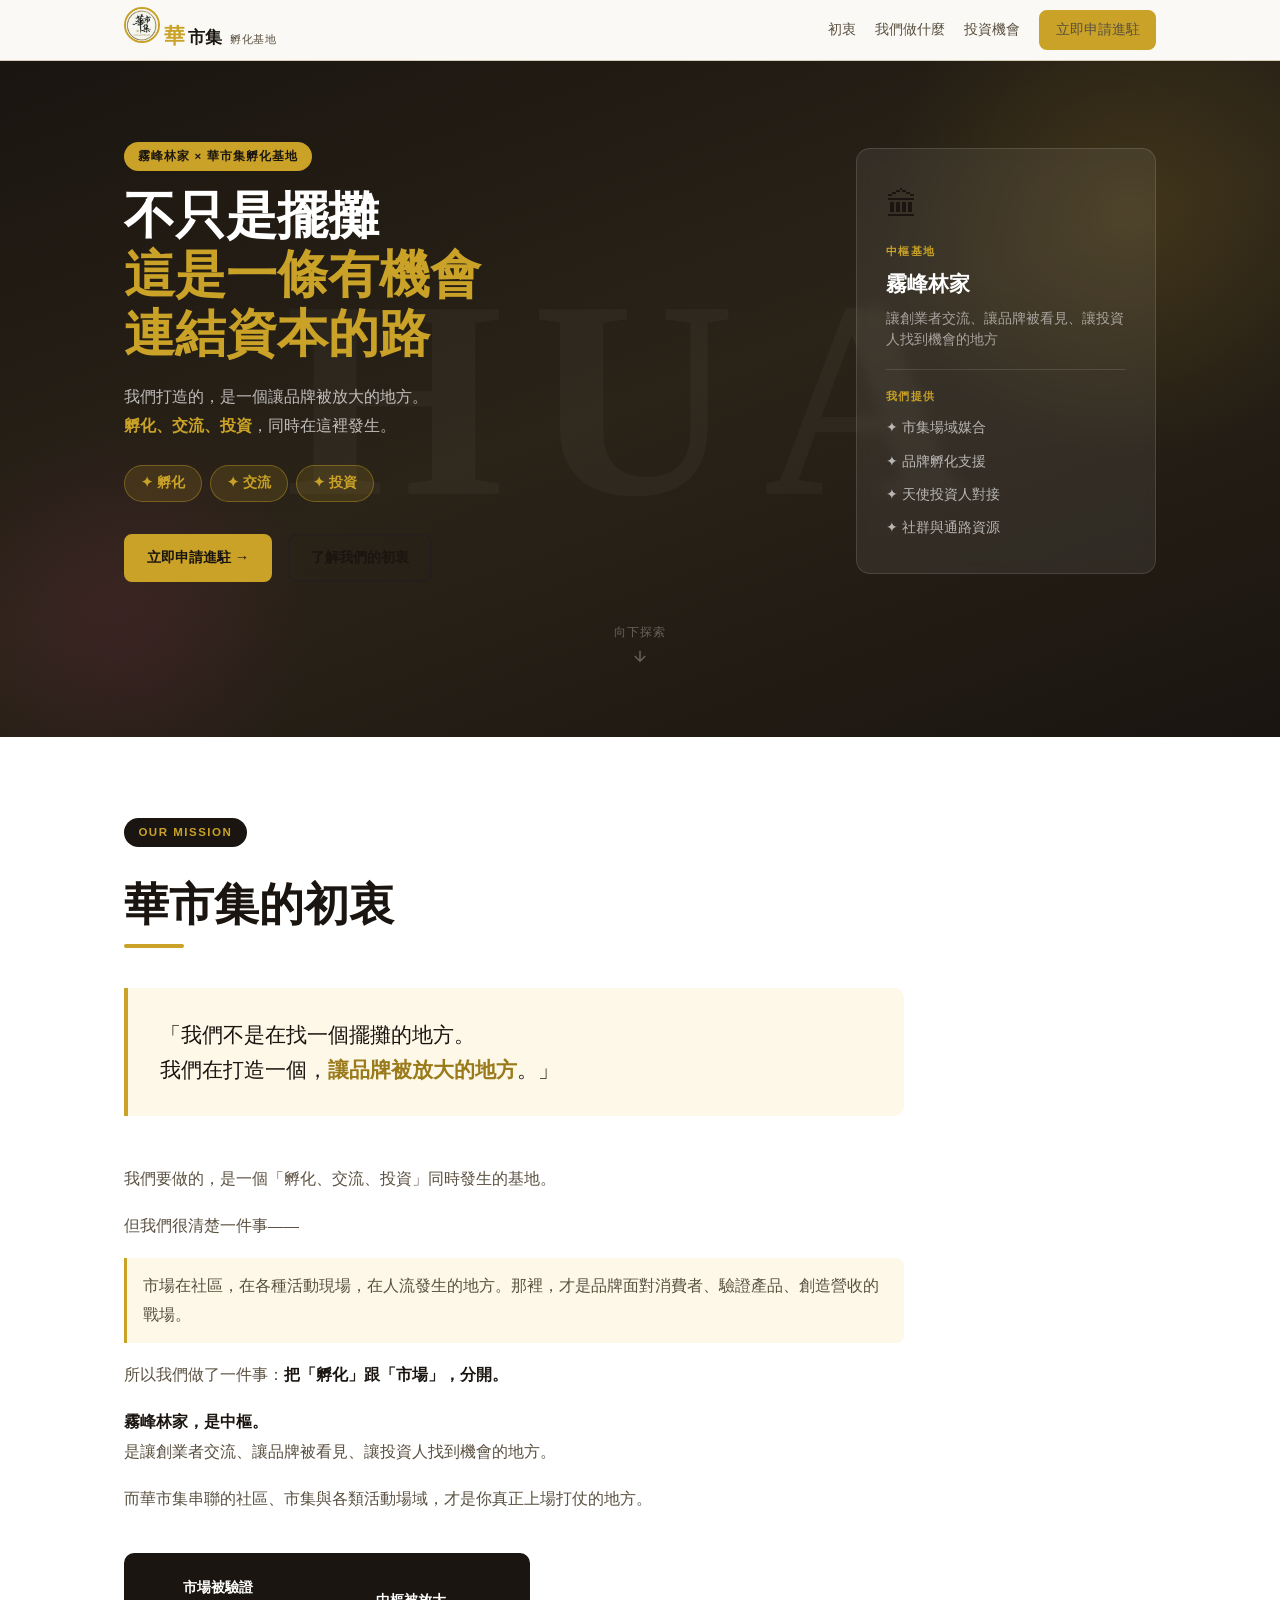
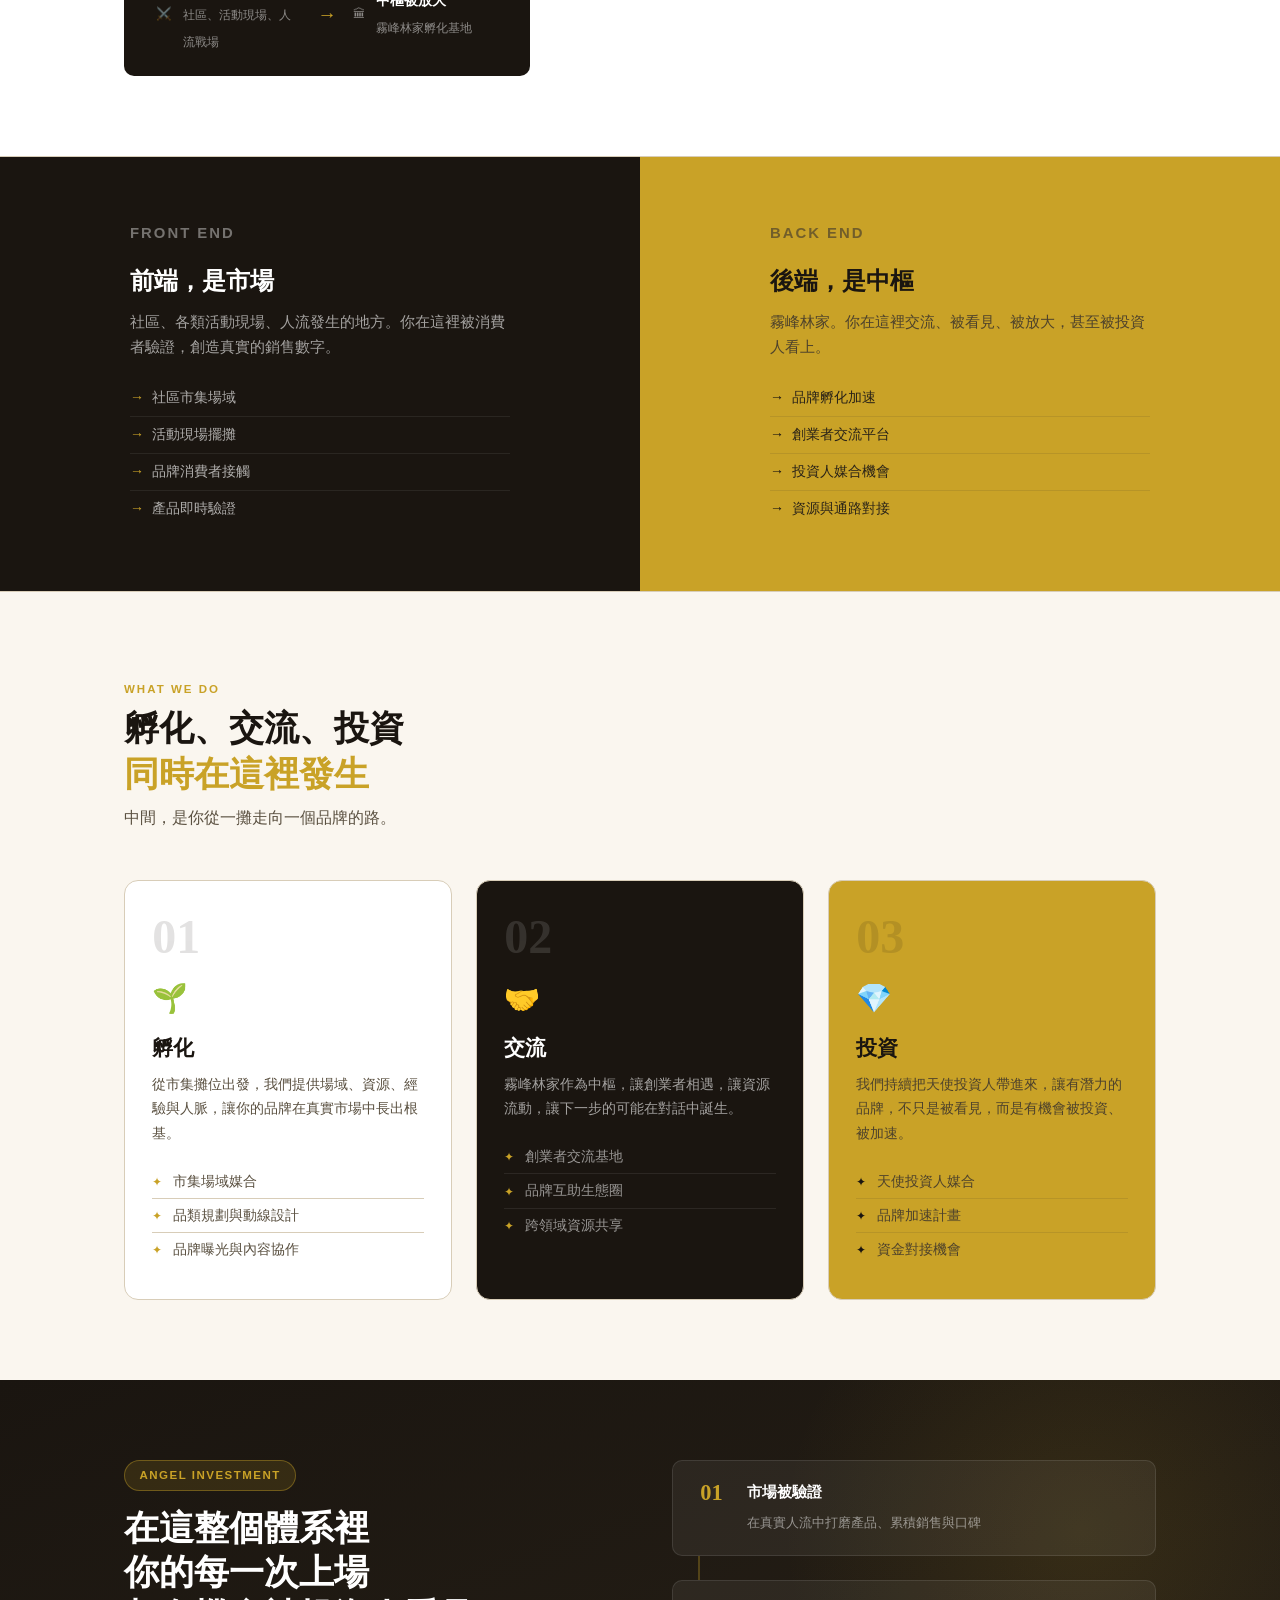
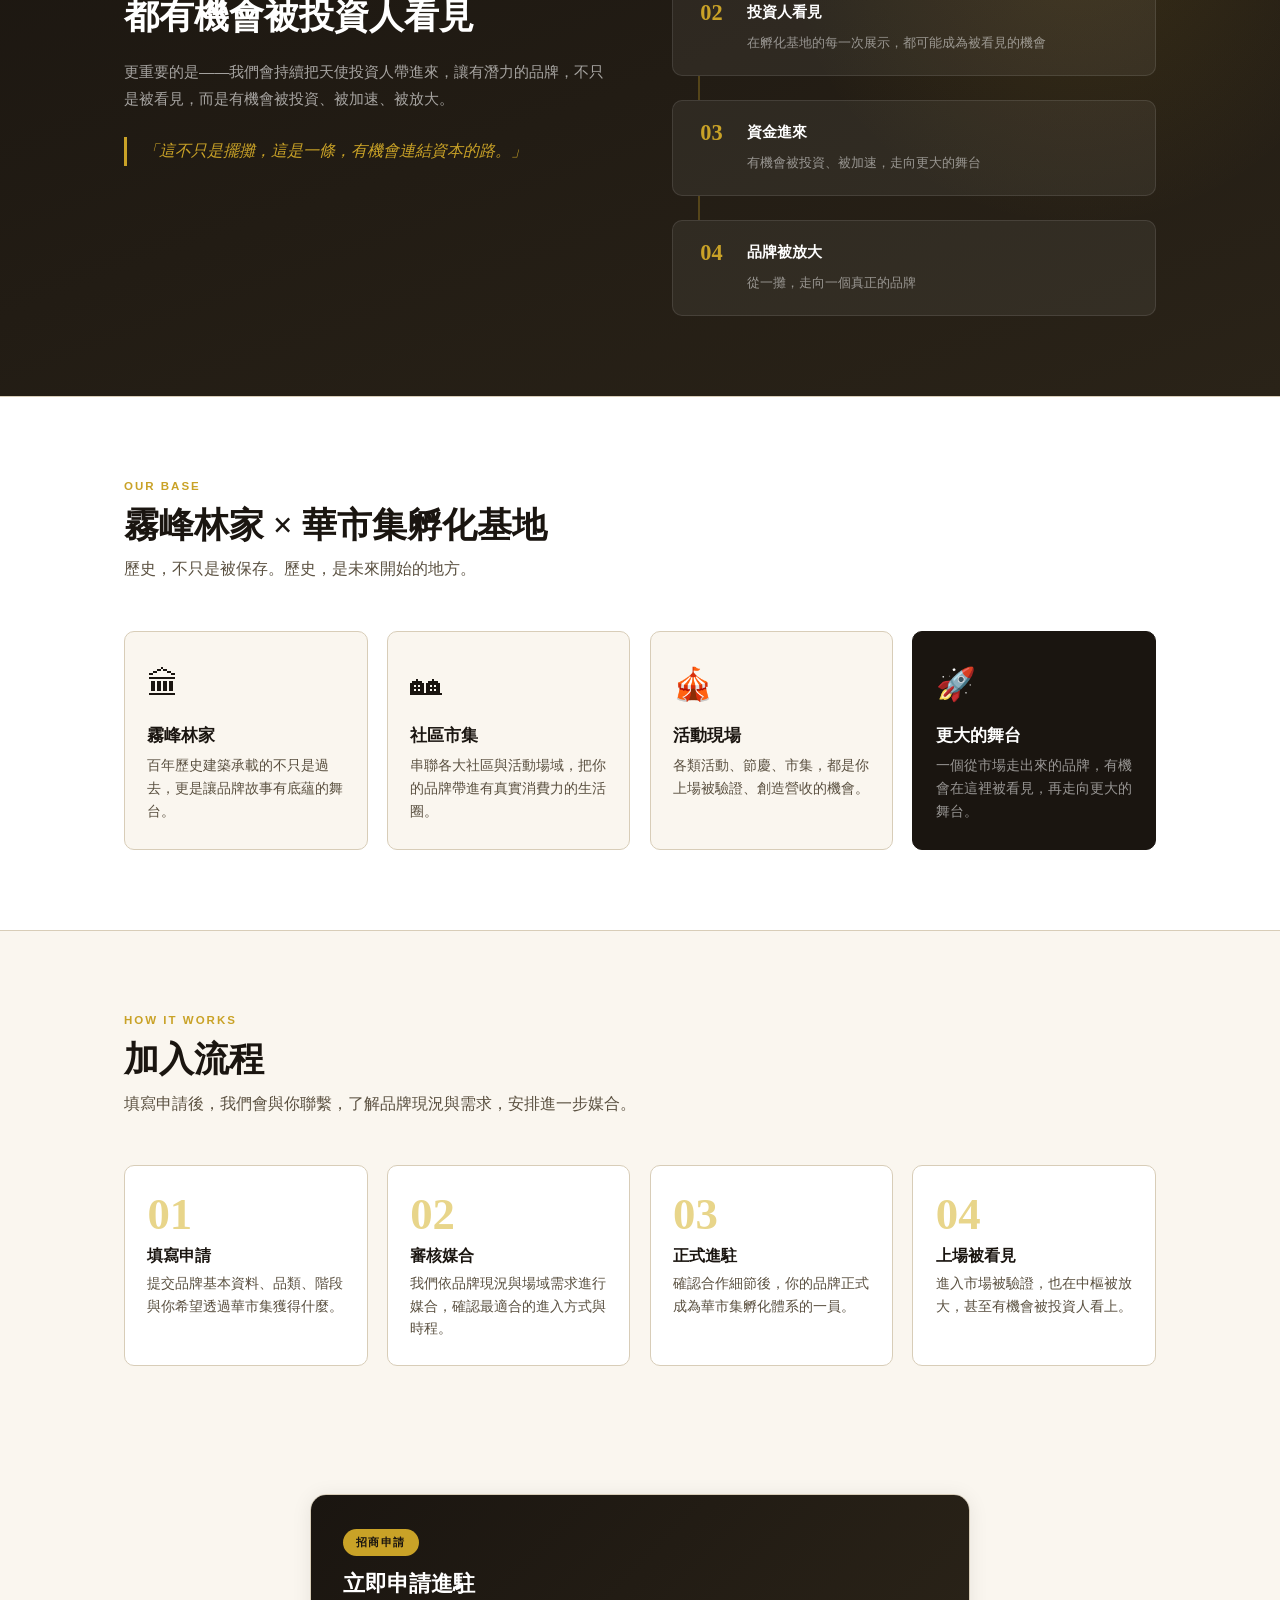
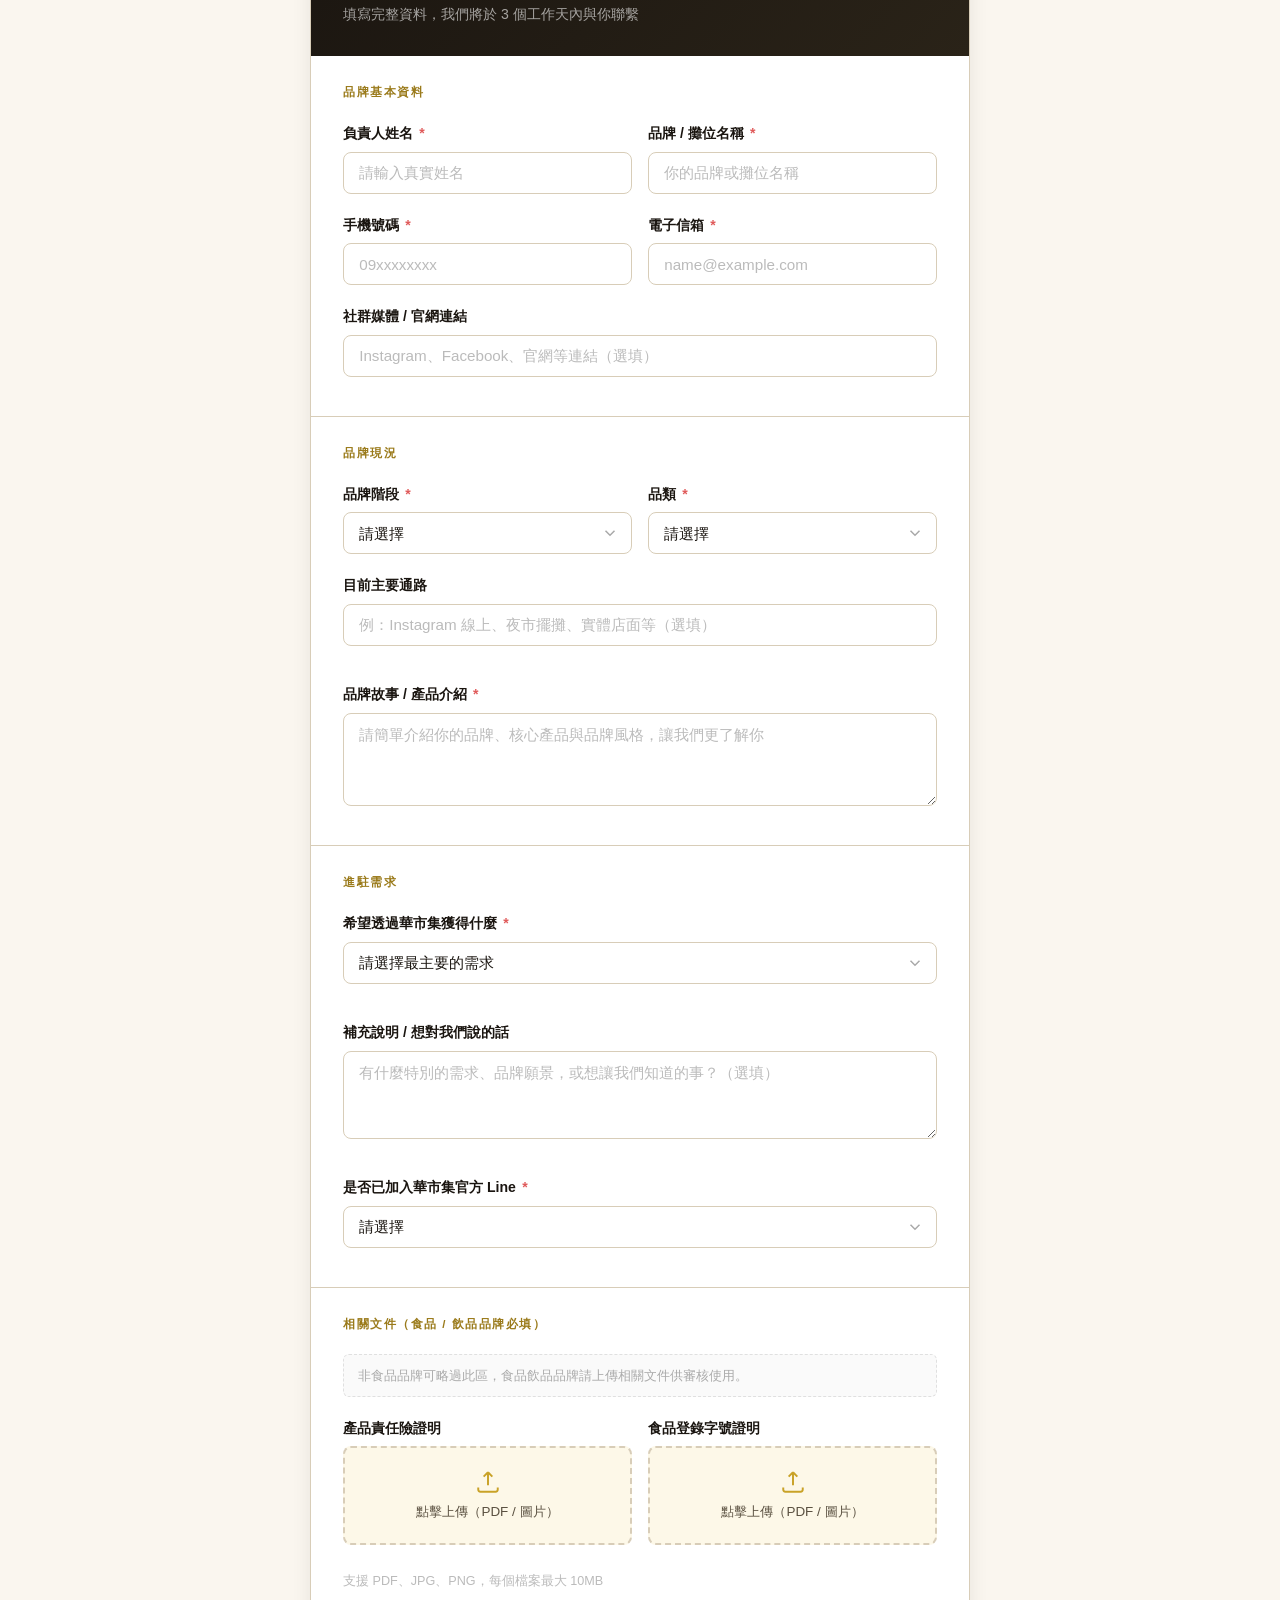
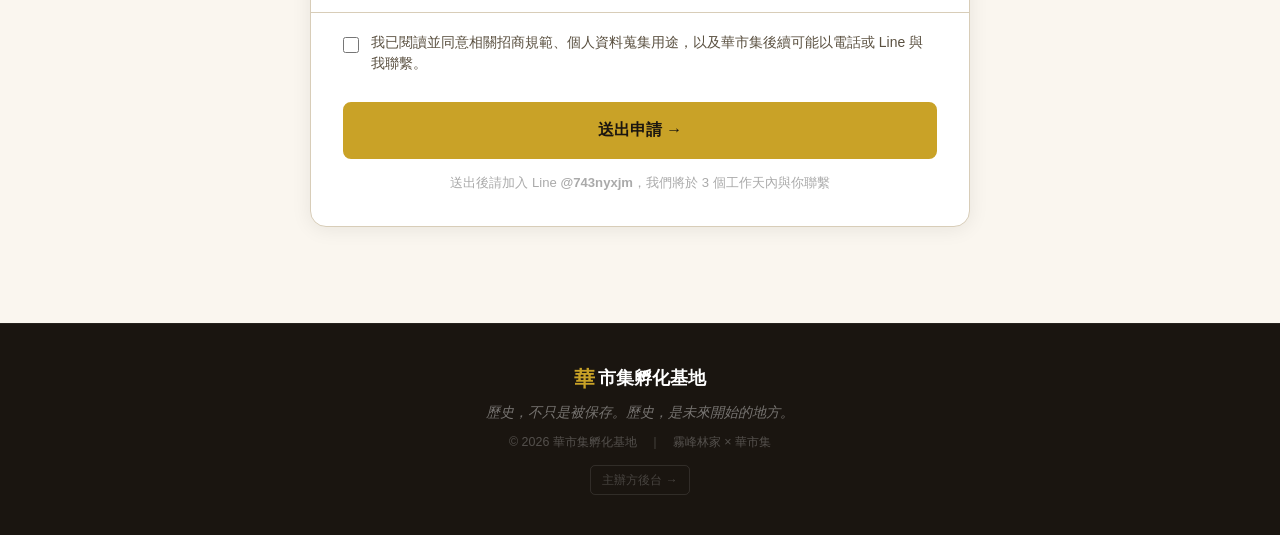
<file: index.html>
<!DOCTYPE html>
<html lang="zh-Hant">
<head>
  <meta charset="UTF-8">
  <meta http-equiv="Content-Security-Policy" content="default-src 'self'; script-src 'self' 'unsafe-inline'; style-src 'self' 'unsafe-inline' https://fonts.googleapis.com; font-src https://fonts.gstatic.com; img-src 'self' data: blob:; connect-src https://script.google.com https://script.googleusercontent.com; frame-ancestors 'none'; base-uri 'self';">
  <meta http-equiv="X-Content-Type-Options" content="nosniff">
  <meta name="referrer" content="no-referrer">
  <meta name="viewport" content="width=device-width, initial-scale=1.0">
  <title>華市集孵化基地 — 招商申請</title>
  <meta name="description" content="霧峰林家 × 華市集孵化基地。不只是擺攤，這是一條有機會連結資本的路。孵化、交流、投資同時發生的品牌基地。">
  <link rel="preconnect" href="https://fonts.googleapis.com">
  <link rel="preconnect" href="https://fonts.gstatic.com" crossorigin>
  <link href="https://fonts.googleapis.com/css2?family=Noto+Serif+TC:wght@500;700;900&family=Noto+Sans+TC:wght@400;500;600;700&display=swap" rel="stylesheet">
  <link rel="stylesheet" href="styles.css">
</head>
<body>

  <!-- ── HEADER ── -->
  <header class="site-header">
    <div class="container header-inner">
      <a href="index.html" class="brand">
        <img src="logo.jpg" alt="華市集" class="brand-logo">
        <div class="brand-text">
          <span class="brand-hua">華</span>市集
          <span class="brand-sub">孵化基地</span>
        </div>
      </a>
      <nav class="header-nav">
        <a href="#mission">初衷</a>
        <a href="#pillars">我們做什麼</a>
        <a href="#investor">投資機會</a>
        <a href="#form" class="btn btn-primary btn-sm">立即申請進駐</a>
      </nav>
    </div>
  </header>

  <!-- ── HERO ── -->
  <section class="hero">
    <div class="hero-bg-text" aria-hidden="true">HUA</div>
    <div class="container hero-inner">
      <div class="hero-text">
        <span class="label-tag">霧峰林家 × 華市集孵化基地</span>
        <h1>不只是擺攤<br><span>這是一條有機會<br>連結資本的路</span></h1>
        <p class="hero-desc">
          我們打造的，是一個讓品牌被放大的地方。<br>
          <strong>孵化、交流、投資</strong>，同時在這裡發生。
        </p>
        <div class="pills">
          <span class="pill pill-gold">✦ 孵化</span>
          <span class="pill pill-gold">✦ 交流</span>
          <span class="pill pill-gold">✦ 投資</span>
        </div>
        <div class="hero-btns">
          <a href="#form" class="btn btn-primary">立即申請進駐 →</a>
          <a href="#mission" class="btn btn-ghost">了解我們的初衷</a>
        </div>
      </div>
      <div class="hero-aside">
        <div class="hero-card">
          <div class="hero-card-icon">🏛</div>
          <p class="hero-card-label">中樞基地</p>
          <p class="hero-card-title">霧峰林家</p>
          <p class="hero-card-desc">讓創業者交流、讓品牌被看見、讓投資人找到機會的地方</p>
          <hr class="divider">
          <p class="hero-card-label">我們提供</p>
          <ul class="hero-card-list">
            <li>✦ 市集場域媒合</li>
            <li>✦ 品牌孵化支援</li>
            <li>✦ 天使投資人對接</li>
            <li>✦ 社群與通路資源</li>
          </ul>
        </div>
      </div>
    </div>
    <!-- scroll hint -->
    <div class="scroll-hint">
      <span>向下探索</span>
      <svg viewBox="0 0 24 24" fill="none" stroke-width="2"><path d="M12 5v14M5 12l7 7 7-7"/></svg>
    </div>
  </section>

  <!-- ── MISSION 初衷 ── -->
  <section class="mission-section" id="mission">
    <div class="container">
      <div class="mission-eyebrow">
        <span class="label-tag-dark">Our Mission</span>
      </div>
      <h2 class="mission-headline">華市集的初衷</h2>

      <div class="mission-lead">
        <p class="mission-big-quote">
          「我們不是在找一個擺攤的地方。<br>
          我們在打造一個，<em>讓品牌被放大的地方</em>。」
        </p>
      </div>

      <div class="mission-single">
        <p>我們要做的，是一個「孵化、交流、投資」同時發生的基地。</p>
        <p>但我們很清楚一件事——</p>
        <p class="mission-highlight">
          市場在社區，在各種活動現場，在人流發生的地方。那裡，才是品牌面對消費者、驗證產品、創造營收的戰場。
        </p>
        <p>所以我們做了一件事：<strong>把「孵化」跟「市場」，分開。</strong></p>
        <p>
          <strong>霧峰林家，是中樞。</strong><br>
          是讓創業者交流、讓品牌被看見、讓投資人找到機會的地方。
        </p>
        <p>而華市集串聯的社區、市集與各類活動場域，才是你真正上場打仗的地方。</p>
      </div>

      <div class="mission-flow">
        <div class="flow-item">
          <span class="flow-icon">⚔️</span>
          <div>
            <strong>市場被驗證</strong>
            <span>社區、活動現場、人流戰場</span>
          </div>
        </div>
        <div class="flow-arrow">→</div>
        <div class="flow-item">
          <span class="flow-icon">🏛</span>
          <div>
            <strong>中樞被放大</strong>
            <span>霧峰林家孵化基地</span>
          </div>
        </div>
      </div>
    </div>
  </section>

  <!-- ── SPLIT PATH ── -->
  <section class="split-section">
    <div class="split-left">
      <div class="split-inner">
        <p class="split-eyebrow">Front End</p>
        <h3>前端，是市場</h3>
        <p>社區、各類活動現場、人流發生的地方。你在這裡被消費者驗證，創造真實的銷售數字。</p>
        <ul class="split-list">
          <li>社區市集場域</li>
          <li>活動現場擺攤</li>
          <li>品牌消費者接觸</li>
          <li>產品即時驗證</li>
        </ul>
      </div>
    </div>
    <div class="split-right">
      <div class="split-inner">
        <p class="split-eyebrow">Back End</p>
        <h3>後端，是中樞</h3>
        <p>霧峰林家。你在這裡交流、被看見、被放大，甚至被投資人看上。</p>
        <ul class="split-list">
          <li>品牌孵化加速</li>
          <li>創業者交流平台</li>
          <li>投資人媒合機會</li>
          <li>資源與通路對接</li>
        </ul>
      </div>
    </div>
  </section>

  <!-- ── PILLARS 三大核心 ── -->
  <section class="pillars-section" id="pillars">
    <div class="container">
      <p class="sec-eyebrow">What We Do</p>
      <h2 class="sec-title">孵化、交流、投資<br><span>同時在這裡發生</span></h2>
      <p class="sec-desc">中間，是你從一攤走向一個品牌的路。</p>

      <div class="pillars-grid">
        <div class="pillar-card pillar-incubate">
          <div class="pillar-num">01</div>
          <div class="pillar-icon">🌱</div>
          <h3>孵化</h3>
          <p>從市集攤位出發，我們提供場域、資源、經驗與人脈，讓你的品牌在真實市場中長出根基。</p>
          <ul>
            <li>市集場域媒合</li>
            <li>品類規劃與動線設計</li>
            <li>品牌曝光與內容協作</li>
          </ul>
        </div>
        <div class="pillar-card pillar-exchange">
          <div class="pillar-num">02</div>
          <div class="pillar-icon">🤝</div>
          <h3>交流</h3>
          <p>霧峰林家作為中樞，讓創業者相遇，讓資源流動，讓下一步的可能在對話中誕生。</p>
          <ul>
            <li>創業者交流基地</li>
            <li>品牌互助生態圈</li>
            <li>跨領域資源共享</li>
          </ul>
        </div>
        <div class="pillar-card pillar-invest">
          <div class="pillar-num">03</div>
          <div class="pillar-icon">💎</div>
          <h3>投資</h3>
          <p>我們持續把天使投資人帶進來，讓有潛力的品牌，不只是被看見，而是有機會被投資、被加速。</p>
          <ul>
            <li>天使投資人媒合</li>
            <li>品牌加速計畫</li>
            <li>資金對接機會</li>
          </ul>
        </div>
      </div>
    </div>
  </section>

  <!-- ── INVESTOR 投資人 ── -->
  <section class="investor-section" id="investor">
    <div class="container">
      <div class="investor-inner">
        <div class="investor-text">
          <span class="label-tag-gold">Angel Investment</span>
          <h2>在這整個體系裡<br>你的每一次上場<br>都有機會被投資人看見</h2>
          <p>更重要的是——我們會持續把天使投資人帶進來，讓有潛力的品牌，不只是被看見，而是有機會被投資、被加速、被放大。</p>
          <p class="investor-quote">「這不只是擺攤，這是一條，有機會連結資本的路。」</p>
        </div>
        <div class="investor-steps">
          <div class="istep">
            <div class="istep-num">01</div>
            <div class="istep-content">
              <strong>市場被驗證</strong>
              <span>在真實人流中打磨產品、累積銷售與口碑</span>
            </div>
          </div>
          <div class="istep-connector"></div>
          <div class="istep">
            <div class="istep-num">02</div>
            <div class="istep-content">
              <strong>投資人看見</strong>
              <span>在孵化基地的每一次展示，都可能成為被看見的機會</span>
            </div>
          </div>
          <div class="istep-connector"></div>
          <div class="istep">
            <div class="istep-num">03</div>
            <div class="istep-content">
              <strong>資金進來</strong>
              <span>有機會被投資、被加速，走向更大的舞台</span>
            </div>
          </div>
          <div class="istep-connector"></div>
          <div class="istep">
            <div class="istep-num">04</div>
            <div class="istep-content">
              <strong>品牌被放大</strong>
              <span>從一攤，走向一個真正的品牌</span>
            </div>
          </div>
        </div>
      </div>
    </div>
  </section>

  <!-- ── VENUE 場域 ── -->
  <section class="venue-section">
    <div class="container">
      <p class="sec-eyebrow">Our Base</p>
      <h2 class="sec-title">霧峰林家 × 華市集孵化基地</h2>
      <p class="sec-desc">歷史，不只是被保存。歷史，是未來開始的地方。</p>

      <div class="venue-grid">
        <div class="venue-card">
          <div class="venue-icon">🏛</div>
          <h4>霧峰林家</h4>
          <p>百年歷史建築承載的不只是過去，更是讓品牌故事有底蘊的舞台。</p>
        </div>
        <div class="venue-card">
          <div class="venue-icon">🏘</div>
          <h4>社區市集</h4>
          <p>串聯各大社區與活動場域，把你的品牌帶進有真實消費力的生活圈。</p>
        </div>
        <div class="venue-card">
          <div class="venue-icon">🎪</div>
          <h4>活動現場</h4>
          <p>各類活動、節慶、市集，都是你上場被驗證、創造營收的機會。</p>
        </div>
        <div class="venue-card venue-card-highlight">
          <div class="venue-icon">🚀</div>
          <h4>更大的舞台</h4>
          <p>一個從市場走出來的品牌，有機會在這裡被看見，再走向更大的舞台。</p>
        </div>
      </div>
    </div>
  </section>

  <!-- ── HOW TO JOIN 加入流程 ── -->
  <section class="steps-section">
    <div class="container">
      <p class="sec-eyebrow">How It Works</p>
      <h2 class="sec-title">加入流程</h2>
      <p class="sec-desc">填寫申請後，我們會與你聯繫，了解品牌現況與需求，安排進一步媒合。</p>
      <div class="steps">
        <div class="step">
          <div class="step-n">01</div>
          <h3>填寫申請</h3>
          <p>提交品牌基本資料、品類、階段與你希望透過華市集獲得什麼。</p>
        </div>
        <div class="step">
          <div class="step-n">02</div>
          <h3>審核媒合</h3>
          <p>我們依品牌現況與場域需求進行媒合，確認最適合的進入方式與時程。</p>
        </div>
        <div class="step">
          <div class="step-n">03</div>
          <h3>正式進駐</h3>
          <p>確認合作細節後，你的品牌正式成為華市集孵化體系的一員。</p>
        </div>
        <div class="step">
          <div class="step-n">04</div>
          <h3>上場被看見</h3>
          <p>進入市場被驗證，也在中樞被放大，甚至有機會被投資人看上。</p>
        </div>
      </div>
    </div>
  </section>

  <!-- ── FORM 招商申請 ── -->
  <section class="form-section" id="form">
    <div class="container">
      <div class="form-wrap">

        <div class="form-topbar">
          <div class="form-topbar-badge">招商申請</div>
          <h2>立即申請進駐</h2>
          <p>填寫完整資料，我們將於 3 個工作天內與你聯繫</p>
        </div>

        <form id="registration-form" novalidate>

          <!-- 品牌基本資料 -->
          <div class="fgroup">
            <p class="fgroup-title">品牌基本資料</p>
            <div class="pair">
              <label class="field">
                <span class="field-label">負責人姓名 <em>*</em></span>
                <input type="text" name="fullName" placeholder="請輸入真實姓名" required>
                <small class="emsg"></small>
              </label>
              <label class="field">
                <span class="field-label">品牌 / 攤位名稱 <em>*</em></span>
                <input type="text" name="organization" placeholder="你的品牌或攤位名稱" required>
                <small class="emsg"></small>
              </label>
            </div>
            <div class="pair">
              <label class="field">
                <span class="field-label">手機號碼 <em>*</em></span>
                <input type="tel" name="phone" placeholder="09xxxxxxxx" required>
                <small class="emsg"></small>
              </label>
              <label class="field">
                <span class="field-label">電子信箱 <em>*</em></span>
                <input type="email" name="email" placeholder="name@example.com" required>
                <small class="emsg"></small>
              </label>
            </div>
            <label class="field">
              <span class="field-label">社群媒體 / 官網連結</span>
              <input type="url" name="socialLink" placeholder="Instagram、Facebook、官網等連結（選填）">
              <small class="emsg"></small>
            </label>
          </div>

          <!-- 品牌現況 -->
          <div class="fgroup">
            <p class="fgroup-title">品牌現況</p>
            <div class="pair">
              <label class="field">
                <span class="field-label">品牌階段 <em>*</em></span>
                <select name="brandStage" required>
                  <option value="">請選擇</option>
                  <option value="idea">構想階段（尚未開始販售）</option>
                  <option value="early">初創期（已有產品，剛開始嘗試）</option>
                  <option value="growing">成長期（已有穩定銷售，尋求擴張）</option>
                  <option value="established">成熟期（品牌已具一定規模）</option>
                </select>
                <small class="emsg"></small>
              </label>
              <label class="field">
                <span class="field-label">品類 <em>*</em></span>
                <select name="category" required>
                  <option value="">請選擇</option>
                  <option value="food">食品 / 飲品</option>
                  <option value="handcraft">手作 / 工藝</option>
                  <option value="fashion">服飾 / 配件</option>
                  <option value="beauty">美妝 / 保養</option>
                  <option value="lifestyle">生活用品 / 居家</option>
                  <option value="culture">文化 / 藝術 / 出版</option>
                  <option value="service">服務 / 體驗</option>
                  <option value="other">其他</option>
                </select>
                <small class="emsg"></small>
              </label>
            </div>
            <label class="field">
              <span class="field-label">目前主要通路</span>
              <input type="text" name="currentChannel" placeholder="例：Instagram 線上、夜市擺攤、實體店面等（選填）">
              <small class="emsg"></small>
            </label>
            <label class="field">
              <span class="field-label">品牌故事 / 產品介紹 <em>*</em></span>
              <textarea name="productInfo" rows="4" placeholder="請簡單介紹你的品牌、核心產品與品牌風格，讓我們更了解你" required></textarea>
              <small class="emsg"></small>
            </label>
          </div>

          <!-- 進駐需求 -->
          <div class="fgroup">
            <p class="fgroup-title">進駐需求</p>
            <label class="field">
              <span class="field-label">希望透過華市集獲得什麼 <em>*</em></span>
              <select name="expectation" required>
                <option value="">請選擇最主要的需求</option>
                <option value="market">市集擺攤場域媒合</option>
                <option value="incubation">品牌孵化與資源支援</option>
                <option value="investment">天使投資人對接機會</option>
                <option value="all">以上都要</option>
              </select>
              <small class="emsg"></small>
            </label>
            <label class="field">
              <span class="field-label">補充說明 / 想對我們說的話</span>
              <textarea name="motivation" rows="3" placeholder="有什麼特別的需求、品牌願景，或想讓我們知道的事？（選填）"></textarea>
              <small class="emsg"></small>
            </label>
            <label class="field">
              <span class="field-label">是否已加入華市集官方 Line <em>*</em></span>
              <select name="lineJoined" required>
                <option value="">請選擇</option>
                <option value="yes">是，已加入 @743nyxjm</option>
                <option value="no">尚未加入</option>
              </select>
              <small class="emsg"></small>
            </label>
          </div>

          <!-- 文件上傳（食品品牌） -->
          <div class="fgroup">
            <p class="fgroup-title">相關文件（食品 / 飲品品牌必填）</p>
            <p class="fgroup-note">非食品品牌可略過此區，食品飲品品牌請上傳相關文件供審核使用。</p>
            <div class="pair">
              <label class="field">
                <span class="field-label">產品責任險證明</span>
                <input type="file" id="insuranceFile" name="insuranceFile" accept=".pdf,.jpg,.jpeg,.png">
                <div class="file-box" id="insurance-box">
                  <svg viewBox="0 0 24 24" fill="none" stroke-width="1.8"><path d="M12 15V3m0 0L8 7m4-4 4 4"/><path d="M3 17v2a2 2 0 002 2h14a2 2 0 002-2v-2"/></svg>
                  <span id="insurance-name">點擊上傳（PDF / 圖片）</span>
                </div>
                <small class="emsg"></small>
              </label>
              <label class="field">
                <span class="field-label">食品登錄字號證明</span>
                <input type="file" id="foodFile" name="foodFile" accept=".pdf,.jpg,.jpeg,.png">
                <div class="file-box" id="food-box">
                  <svg viewBox="0 0 24 24" fill="none" stroke-width="1.8"><path d="M12 15V3m0 0L8 7m4-4 4 4"/><path d="M3 17v2a2 2 0 002 2h14a2 2 0 002-2v-2"/></svg>
                  <span id="food-name">點擊上傳（PDF / 圖片）</span>
                </div>
                <small class="emsg"></small>
              </label>
            </div>
            <p class="file-hint">支援 PDF、JPG、PNG，每個檔案最大 10MB</p>
          </div>

          <!-- 同意 -->
          <label class="check-field">
            <input type="checkbox" name="consent" required>
            <span>我已閱讀並同意相關招商規範、個人資料蒐集用途，以及華市集後續可能以電話或 Line 與我聯繫。</span>
          </label>
          <small class="check-err"></small>

          <!-- Honeypot：機器人偵測（人類看不見） -->
          <div style="position:absolute;left:-9999px;opacity:0;pointer-events:none;" aria-hidden="true">
            <label>Website <input type="text" name="website" tabindex="-1" autocomplete="off" value=""></label>
          </div>

          <!-- 送出 -->
          <div class="form-submit">
            <button type="submit" id="submit-btn" class="btn btn-primary btn-block">
              <span class="btn-text">送出申請 →</span>
              <span class="btn-loading" hidden>上傳中，請稍候…</span>
            </button>
            <p class="form-hint">送出後請加入 Line <strong>@743nyxjm</strong>，我們將於 3 個工作天內與你聯繫</p>
          </div>
        </form>

        <!-- 送出成功 -->
        <div id="success-msg" class="success-msg" hidden>
          <div class="s-icon">🎉</div>
          <h3>申請資料已送出！</h3>
          <p>我們已收到你的進駐申請。請同步加入官方 Line <strong>@743nyxjm</strong>，我們將於 3 個工作天內與你聯繫，進行進一步媒合。</p>
          <div class="success-line-box">
            <p>官方 Line</p>
            <div class="success-line-id">@743nyxjm</div>
          </div>
          <button type="button" id="reset-btn" class="btn btn-outline">再填一份</button>
        </div>

      </div>
    </div>
  </section>

  <!-- ── FOOTER ── -->
  <footer class="site-footer">
    <div class="container footer-inner">
      <div class="footer-brand">
        <span class="brand-hua">華</span>市集孵化基地
      </div>
      <p class="footer-tagline">歷史，不只是被保存。歷史，是未來開始的地方。</p>
      <p class="footer-copy">© 2026 華市集孵化基地　｜　霧峰林家 × 華市集</p>
      <a href="admin.html" class="admin-link">主辦方後台 →</a>
    </div>
  </footer>

  <script src="script.js"></script>
</body>
</html>
</file>
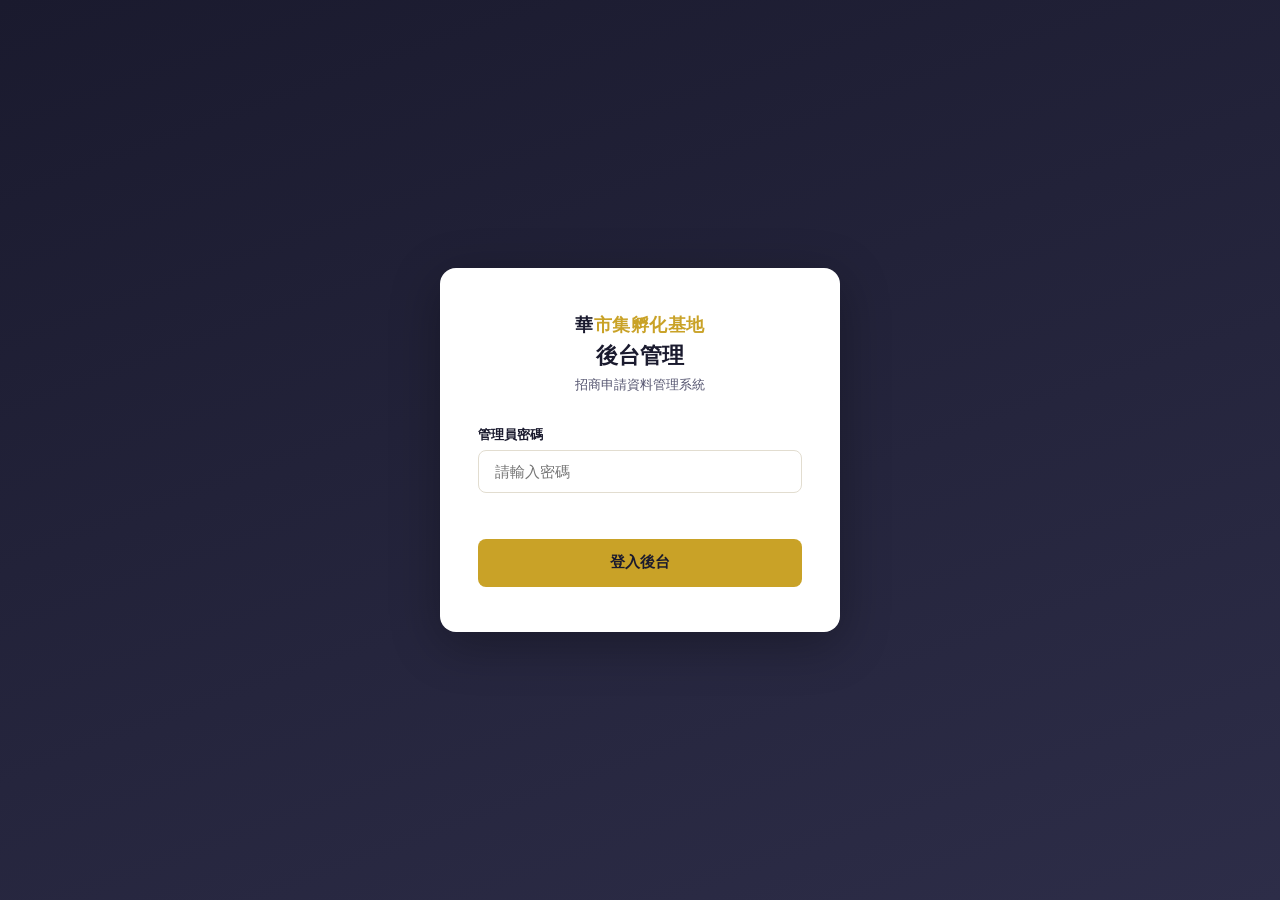
<file: admin.html>
<!DOCTYPE html>
<html lang="zh-Hant">
<head>
  <meta charset="UTF-8">
  <meta http-equiv="Content-Security-Policy" content="default-src 'self'; script-src 'self' 'unsafe-inline'; style-src 'self' 'unsafe-inline' https://fonts.googleapis.com; font-src https://fonts.gstatic.com; img-src 'self' data: blob:; connect-src https://script.google.com https://script.googleusercontent.com; frame-ancestors 'none'; base-uri 'self';">
  <meta http-equiv="X-Content-Type-Options" content="nosniff">
  <meta name="referrer" content="no-referrer">
  <meta name="viewport" content="width=device-width, initial-scale=1.0">
  <title>後台管理 — 華市集孵化基地</title>
  <link rel="preconnect" href="https://fonts.googleapis.com">
  <link rel="preconnect" href="https://fonts.gstatic.com" crossorigin>
  <link href="https://fonts.googleapis.com/css2?family=Noto+Sans+TC:wght@400;500;600;700&display=swap" rel="stylesheet">
  <style>
    *, *::before, *::after { box-sizing: border-box; margin: 0; padding: 0; }
    [hidden] { display: none !important; }
    :root {
      --gold:       #c9a227;
      --gold-dark:  #a07d10;
      --gold-pale:  #fdf8ec;
      --ink:        #1a1a2e;
      --sub:        #555570;
      --border:     #e2ddd0;
      --bg:         #f8f5f0;
      --white:      #ffffff;
      --green:      #2e7d32;
      --coral:      #e05a5a;
    }
    body {
      font-family: 'Noto Sans TC', -apple-system, BlinkMacSystemFont, sans-serif;
      font-size: 14px;
      background: var(--bg);
      color: var(--ink);
      min-height: 100vh;
    }
    a { color: var(--gold); text-decoration: none; }
    a:hover { text-decoration: underline; }

    /* ── LOGIN ── */
    .login-screen {
      min-height: 100vh;
      display: flex; align-items: center; justify-content: center;
      background: linear-gradient(160deg, var(--ink) 0%, #2d2d48 100%);
      padding: 1.5rem;
    }
    .login-box {
      background: #fff; border-radius: 16px;
      padding: 2.8rem 2.4rem; max-width: 400px; width: 100%;
      box-shadow: 0 12px 50px rgba(0,0,0,.3);
      text-align: center;
    }
    .login-logo {
      font-size: 1.1rem; font-weight: 700; color: var(--gold);
      margin-bottom: .2rem; letter-spacing: .5px;
    }
    .login-logo span { color: var(--ink); }
    .login-title { font-size: 1.4rem; font-weight: 700; color: var(--ink); margin-bottom: .3rem; }
    .login-sub { font-size: .83rem; color: var(--sub); margin-bottom: 2rem; }
    .login-field { text-align: left; margin-bottom: 1rem; }
    .login-field label { display: block; font-size: .83rem; font-weight: 600; color: var(--ink); margin-bottom: .4rem; }
    .login-field input {
      width: 100%; padding: .75rem .95rem;
      border: 1.5px solid var(--border); border-radius: 8px;
      font-family: inherit; font-size: .95rem; color: var(--ink);
      background: #fff; transition: border-color .18s, box-shadow .18s;
    }
    .login-field input:focus {
      outline: none; border-color: var(--gold);
      box-shadow: 0 0 0 3px rgba(201,162,39,.15);
    }
    .pwd-err { display: block; font-size: .8rem; color: var(--coral); margin-top: .35rem; min-height: 1rem; }
    .login-btn {
      width: 100%; padding: .85rem;
      background: var(--gold); color: var(--ink);
      border: none; border-radius: 8px;
      font-family: inherit; font-size: .95rem; font-weight: 700;
      cursor: pointer; margin-top: .5rem; transition: background .2s;
    }
    .login-btn:hover { background: var(--gold-dark); color: #fff; }

    /* ── ADMIN LAYOUT ── */
    #admin-screen { display: flex; flex-direction: column; min-height: 100vh; }

    .admin-header {
      position: sticky; top: 0; z-index: 100;
      background: var(--ink); border-bottom: 1px solid rgba(255,255,255,.08);
      padding: .8rem 1.5rem;
      display: flex; align-items: center; justify-content: space-between; gap: 1rem; flex-wrap: wrap;
    }
    .admin-header-left { display: flex; align-items: center; gap: .75rem; }
    .admin-brand { font-size: 1rem; font-weight: 700; color: var(--gold); white-space: nowrap; }
    .sub-badge {
      background: var(--gold); color: var(--ink);
      font-size: .73rem; font-weight: 700;
      padding: .18rem .6rem; border-radius: 99px;
    }
    .admin-header-right { display: flex; align-items: center; gap: .55rem; flex-wrap: wrap; }

    .abtn {
      padding: .42rem .85rem; border-radius: 7px;
      font-family: inherit; font-size: .82rem; font-weight: 600; cursor: pointer;
      border: 1.5px solid var(--gold); background: var(--gold); color: var(--ink);
      transition: all .2s; white-space: nowrap;
    }
    .abtn:hover { background: var(--gold-dark); border-color: var(--gold-dark); color: #fff; }
    .abtn-outline { background: transparent; color: var(--gold); }
    .abtn-outline:hover { background: var(--gold); color: var(--ink); }
    .abtn-ghost {
      display: inline-flex; align-items: center;
      padding: .42rem .75rem; border-radius: 7px;
      font-family: inherit; font-size: .82rem; cursor: pointer;
      border: 1.5px solid rgba(255,255,255,.15); background: transparent;
      color: rgba(255,255,255,.5);
      transition: all .2s; white-space: nowrap; text-decoration: none;
    }
    .abtn-ghost:hover { border-color: var(--gold); color: var(--gold); text-decoration: none; }

    .admin-main { padding: 1.5rem 1.5rem 3rem; flex: 1; }

    /* FILTER BAR */
    .filter-bar {
      display: flex; gap: .6rem; flex-wrap: wrap; margin-bottom: 1.2rem; align-items: center;
    }
    .filter-bar input[type="text"] {
      padding: .42rem .8rem; border: 1.5px solid var(--border);
      border-radius: 7px; font-family: inherit; font-size: .83rem;
      background: #fff; color: var(--ink); min-width: 200px;
      transition: border-color .2s;
    }
    .filter-bar input[type="text"]:focus { outline: none; border-color: var(--gold); }
    .filter-bar select {
      padding: .42rem .8rem; border: 1.5px solid var(--border);
      border-radius: 7px; font-family: inherit; font-size: .83rem;
      background: #fff; color: var(--sub); cursor: pointer;
    }
    .filter-bar select:focus { outline: none; border-color: var(--gold); }
    .filter-count { font-size: .82rem; color: var(--sub); margin-left: .3rem; }

    /* STATS */
    .stats-row { display: flex; gap: .7rem; flex-wrap: wrap; margin-bottom: 1.2rem; }
    .stat-chip {
      background: #fff; border: 1px solid var(--border);
      border-radius: 8px; padding: .55rem 1rem;
      font-size: .82rem; color: var(--sub); white-space: nowrap;
    }
    .stat-chip strong { color: var(--gold-dark); font-size: 1.15rem; margin-right: .2rem; }

    /* STATES */
    .state-box { text-align: center; padding: 5rem 1rem; color: var(--sub); }
    .spinner {
      width: 36px; height: 36px;
      border: 3px solid var(--border); border-top-color: var(--gold);
      border-radius: 50%; animation: spin .7s linear infinite; margin: 0 auto 1rem;
    }
    @keyframes spin { to { transform: rotate(360deg); } }

    /* TABLE */
    .table-wrap {
      background: #fff; border: 1px solid var(--border);
      border-radius: 10px; overflow-x: auto;
    }
    table { width: 100%; border-collapse: collapse; font-size: .82rem; min-width: 1400px; }
    thead th {
      background: #fdfbf5; padding: .7rem .9rem;
      text-align: left; font-weight: 700; color: var(--ink);
      font-size: .77rem; letter-spacing: .3px;
      border-bottom: 2px solid var(--border); white-space: nowrap;
    }
    tbody tr { border-bottom: 1px solid #f5f0e8; }
    tbody tr:last-child { border-bottom: none; }
    tbody tr:hover { background: var(--gold-pale); }
    td { padding: .65rem .9rem; vertical-align: top; color: var(--ink); line-height: 1.5; }

    .ci   { width: 36px; color: #bbb; text-align: center; font-size: .78rem; }
    .cd   { width: 120px; font-size: .77rem; color: var(--sub); white-space: nowrap; }
    .cn   { width: 70px; font-weight: 600; white-space: nowrap; }
    .cp   { width: 110px; white-space: nowrap; }
    .ce   { max-width: 150px; word-break: break-all; }

    .expand {
      display: -webkit-box;
      -webkit-line-clamp: 2;
      -webkit-box-orient: vertical;
      overflow: hidden;
      font-size: .81rem; color: var(--sub); line-height: 1.45; cursor: help;
    }
    tr:hover .expand { -webkit-line-clamp: unset; overflow: visible; }

    .badge {
      display: inline-block; padding: .18rem .55rem;
      border-radius: 99px; font-size: .74rem; font-weight: 600;
    }
    .b-idea       { background: #f3e5f5; color: #7b1fa2; }
    .b-early      { background: #e3f2fd; color: #1565c0; }
    .b-growing    { background: #e8f5e9; color: #2e7d32; }
    .b-established{ background: #fff8e1; color: #f57f17; }
    .b-market     { background: #e8eaf6; color: #3949ab; }
    .b-incubation { background: #f3e5f5; color: #7b1fa2; }
    .b-investment { background: #fff8e1; color: #f57f17; }
    .b-all        { background: #fce4ec; color: #c62828; }
    .b-yes        { background: #e8f5e9; color: #2e7d32; }
    .b-no         { background: #fce4ec; color: #c62828; }
    .b-food       { background: #fff3e0; color: #e65100; }
    .b-handcraft  { background: #f3e5f5; color: #6a1b9a; }
    .b-fashion    { background: #fce4ec; color: #880e4f; }
    .b-beauty     { background: #fdf0f5; color: #ad1457; }
    .b-lifestyle  { background: #e8f5e9; color: #1b5e20; }
    .b-culture    { background: #e3f2fd; color: #0d47a1; }
    .b-service    { background: #e0f2f1; color: #004d40; }
    .b-other      { background: #f5f5f5; color: #424242; }

    .file-btn {
      display: inline-flex; align-items: center; gap: .22rem;
      padding: .25rem .55rem;
      background: var(--gold-pale); border: 1px solid #e8d898;
      border-radius: 5px; font-size: .77rem; font-weight: 600;
      color: var(--gold-dark); white-space: nowrap; text-decoration: none; transition: all .15s;
    }
    .file-btn:hover { background: var(--gold); color: var(--ink); text-decoration: none; }
    .no-file { color: #ccc; font-size: .79rem; }

    @media (max-width: 640px) {
      .admin-header { padding: .65rem 1rem; }
      .admin-main   { padding: 1rem 1rem 2rem; }
    }

    /* STATUS SELECTOR */
    .status-select {
      padding: .2rem .4rem; font-size: .75rem;
      border: 1px solid var(--border); border-radius: 5px;
      background: #fff; font-family: inherit; cursor: pointer;
    }
    .status-select:focus { outline: none; border-color: var(--gold); }
  </style>
</head>
<body>

<!-- ═══ 登入畫面 ═══ -->
<div id="login-screen" class="login-screen">
  <div class="login-box">
    <div class="login-logo"><span>華</span>市集孵化基地</div>
    <h1 class="login-title">後台管理</h1>
    <p class="login-sub">招商申請資料管理系統</p>
    <form id="login-form">
      <div class="login-field">
        <label for="pwd-input">管理員密碼</label>
        <input type="password" id="pwd-input" placeholder="請輸入密碼" autocomplete="current-password">
        <small id="pwd-err" class="pwd-err"></small>
      </div>
      <button type="submit" class="login-btn">登入後台</button>
    </form>
  </div>
</div>

<!-- ═══ 後台主畫面 ═══ -->
<div id="admin-screen" hidden>

  <header class="admin-header">
    <div class="admin-header-left">
      <img src="logo.jpg" alt="華市集" style="width:32px;height:32px;border-radius:50%;object-fit:cover;border:1.5px solid var(--gold);" onerror="this.style.display='none'">
      <span class="admin-brand">✦ 華市集孵化基地 後台</span>
      <span id="sub-badge" class="sub-badge" hidden></span>
    </div>
    <div class="admin-header-right">
      <button id="refresh-btn" class="abtn-ghost">↻ 重新整理</button>
      <button id="export-btn" class="abtn">⬇ 匯出 CSV</button>
      <a href="index.html" class="abtn-ghost">← 回首頁</a>
      <button id="logout-btn" class="abtn abtn-outline">登出</button>
    </div>
  </header>

  <main class="admin-main">

    <!-- 統計列 -->
    <div id="stats-row" class="stats-row" hidden>
      <div class="stat-chip"><strong id="s-total">0</strong>筆申請</div>
      <div class="stat-chip"><strong id="s-market">0</strong>求市集場域</div>
      <div class="stat-chip"><strong id="s-incubation">0</strong>求孵化支援</div>
      <div class="stat-chip"><strong id="s-investment">0</strong>求投資對接</div>
      <div class="stat-chip"><strong id="s-all">0</strong>全部都要</div>
      <div class="stat-chip"><strong id="s-line">0</strong>已加入 Line</div>
    </div>

    <!-- 篩選 -->
    <div id="filter-bar" class="filter-bar" hidden>
      <input type="text" id="search-input" placeholder="🔍 搜尋姓名、品牌、Email…">
      <select id="filter-stage">
        <option value="">所有階段</option>
        <option value="idea">構想期</option>
        <option value="early">初創期</option>
        <option value="growing">成長期</option>
        <option value="established">成熟期</option>
      </select>
      <select id="filter-category">
        <option value="">所有品類</option>
        <option value="food">食品/飲品</option>
        <option value="handcraft">手作/工藝</option>
        <option value="fashion">服飾/配件</option>
        <option value="beauty">美妝/保養</option>
        <option value="lifestyle">生活用品</option>
        <option value="culture">文化/藝術</option>
        <option value="service">服務/體驗</option>
        <option value="other">其他</option>
      </select>
      <select id="filter-expectation">
        <option value="">所有需求</option>
        <option value="market">市集場域</option>
        <option value="incubation">品牌孵化</option>
        <option value="investment">投資對接</option>
        <option value="all">全部</option>
      </select>
      <span id="filter-count" class="filter-count"></span>
    </div>

    <!-- 載入中 -->
    <div id="state-loading" class="state-box">
      <div class="spinner"></div>
      <p>正在載入招商申請資料…</p>
    </div>

    <!-- 錯誤 -->
    <div id="state-error" class="state-box" hidden>
      <p style="margin-bottom:1.2rem;font-size:.95rem;">⚠️ <span id="err-msg">載入失敗</span></p>
      <button onclick="loadData()" class="abtn">重試</button>
    </div>

    <!-- 空 -->
    <div id="state-empty" class="state-box" hidden>
      <p>目前尚無招商申請資料</p>
    </div>

    <!-- 表格 -->
    <div id="table-wrap" class="table-wrap" hidden>
      <table>
        <thead>
          <tr>
            <th class="ci">#</th>
            <th class="cd">申請時間</th>
            <th class="cn">姓名</th>
            <th style="min-width:110px">品牌/攤位名稱</th>
            <th class="cp">手機</th>
            <th class="ce">Email</th>
            <th style="min-width:130px">社群/官網</th>
            <th style="width:90px">品牌階段</th>
            <th style="width:90px">品類</th>
            <th style="min-width:120px">目前通路</th>
            <th style="min-width:180px">品牌介紹</th>
            <th style="width:90px">需求</th>
            <th style="min-width:150px">補充說明</th>
            <th style="width:75px">Line</th>
            <th style="width:90px">責任險文件</th>
            <th style="width:90px">食品登錄文件</th>
          </tr>
        </thead>
        <tbody id="tbody"></tbody>
      </table>
    </div>

  </main>
</div>

<script>
// ═══ 設定 ═══
// 密碼驗證改在 Apps Script 後端（Script Properties），前端不再存密碼/雜湊
const GAS_URL     = 'https://script.google.com/macros/s/AKfycbyva9MUUcmjncp4U3jTEZwgKtqtJnv7KIclRaYBAufQnCYVA6csacDmLgtUCv-ZJGx1/exec';
const MAX_ATTEMPTS = 5;
const LOCKOUT_MS   = 15 * 60 * 1000;   // 15 分鐘鎖定
const SESSION_MS   = 30 * 60 * 1000;   // 30 分鐘閒置登出
const LK_KEY       = 'adm_lk_hm';

let allSubs = [], filteredSubs = [], sessionTimer = null;

// ─── 暴力破解防護 ───
function getLock()  { try { return JSON.parse(localStorage.getItem(LK_KEY)) || {}; } catch { return {}; } }
function saveLock(o){ localStorage.setItem(LK_KEY, JSON.stringify(o)); }
function clearLock(){ localStorage.removeItem(LK_KEY); }
function isLocked() {
  const lk = getLock();
  if (!lk.attempts || lk.attempts < MAX_ATTEMPTS) return false;
  if (Date.now() - (lk.time || 0) < LOCKOUT_MS) return true;
  clearLock(); return false;
}
function lockRemainMin() { return Math.ceil((LOCKOUT_MS - (Date.now() - (getLock().time || 0))) / 60000); }

// ─── Session 計時器 ───
function startSession() {
  clearTimeout(sessionTimer);
  sessionTimer = setTimeout(() => { doLogout(); alert('⏱ 工作階段已逾時，請重新登入'); }, SESSION_MS);
}
function resetSession() { if (!document.getElementById('admin-screen').hidden) startSession(); }
['click','keydown','touchstart','scroll'].forEach(ev => document.addEventListener(ev, resetSession, { passive: true }));

// ─── 登出 ───
function doLogout() {
  clearTimeout(sessionTimer);
  sessionStorage.removeItem('admin_token');
  document.getElementById('admin-screen').hidden = true;
  document.getElementById('login-screen').hidden = false;
  document.getElementById('pwd-input').value = '';
  document.getElementById('pwd-err').textContent = '';
  allSubs = []; filteredSubs = [];
}

// ─── 登入 ───
document.getElementById('login-form').addEventListener('submit', async e => {
  e.preventDefault();
  const errEl = document.getElementById('pwd-err');
  if (isLocked()) {
    errEl.textContent = `帳號已鎖定，請 ${lockRemainMin()} 分鐘後再試`;
    return;
  }
  const v = document.getElementById('pwd-input').value;
  errEl.textContent = '登入中…';
  try {
    const res = await fetch(GAS_URL, {
      method: 'POST',
      body: JSON.stringify({ action: 'login', password: v })
    });
    const raw = await res.json();
    if (raw.token) {
      sessionStorage.setItem('admin_token', raw.token);
      clearLock();
      document.getElementById('login-screen').hidden = true;
      document.getElementById('admin-screen').hidden = false;
      errEl.textContent = '';
      startSession();
      loadData();
    } else {
      const lk = getLock();
      const attempts = (lk.attempts || 0) + 1;
      saveLock({ attempts, time: Date.now() });
      const remaining = MAX_ATTEMPTS - attempts;
      if (remaining <= 0) {
        errEl.textContent = `密碼錯誤次數過多，帳號已鎖定 ${lockRemainMin()} 分鐘`;
      } else {
        errEl.textContent = `密碼錯誤，還有 ${remaining} 次機會`;
      }
      document.getElementById('pwd-input').select();
    }
  } catch (err) {
    errEl.textContent = '連線錯誤，請稍後再試';
  }
});

// ─── 登出按鈕 ───
document.getElementById('logout-btn').addEventListener('click', doLogout);

// ─── 重新整理 ───
document.getElementById('refresh-btn').addEventListener('click', loadData);

// ─── 篩選監聽 ───
['search-input','filter-stage','filter-category','filter-expectation'].forEach(id => {
  document.getElementById(id)?.addEventListener('input', applyFilters);
});

// ─── 載入資料 ───
async function loadData() {
  setState('loading');
  try {
    if (!GAS_URL || GAS_URL.includes('YOUR_GAS_URL')) {
      throw new Error('請先在 admin.html 填入 GAS_URL（Google Apps Script 部署網址）');
    }
    const token = sessionStorage.getItem('admin_token');
    const res = await fetch(GAS_URL + '?token=' + encodeURIComponent(token || ''));
    if (!res.ok) throw new Error('GAS 回應錯誤 ' + res.status);
    const raw = await res.json();
    if (raw && raw.unauthorized) { doLogout(); throw new Error('登入逾時，請重新登入'); }
    if (raw && raw.error) throw new Error('GAS 錯誤：' + raw.error);

    allSubs = (Array.isArray(raw) ? raw : []).map((row, i) => ({
      created_at: row['報名時間'] || row['申請時間'] || '',
      data: {
        fullName:       row['姓名']          || '',
        organization:   row['品牌/攤位名稱'] || '',
        phone:          row['手機']           || '',
        email:          row['Email']          || '',
        socialLink:     row['社群/官網']      || '',
        brandStage:     mapStage(row['品牌階段']),
        category:       mapCategory(row['品類']),
        currentChannel: row['目前通路']       || '',
        productInfo:    row['品牌介紹']       || row['販售品項'] || '',
        expectation:    mapExpectation(row['需求']),
        motivation:     row['補充說明']       || row['備註'] || '',
        lineJoined:     (row['已加入Line'] === '是' || row['lineJoined'] === 'yes') ? 'yes' : 'no',
        insuranceFile:  row['責任險文件']     || '',
        foodFile:       row['食品登錄文件']   || '',
      }
    }));

    if (!allSubs.length) { setState('empty'); return; }
    renderStats(allSubs);
    applyFilters();
    setState('table');

  } catch (err) {
    document.getElementById('err-msg').textContent = err.message;
    setState('error');
    console.error(err);
  }
}

function mapStage(v) {
  const m = { '構想階段': 'idea', '初創期': 'early', '成長期': 'growing', '成熟期': 'established' };
  return m[v] || v || '';
}
function mapCategory(v) {
  const m = { '食品/飲品': 'food', '手作/工藝': 'handcraft', '服飾/配件': 'fashion',
    '美妝/保養': 'beauty', '生活用品/居家': 'lifestyle', '文化/藝術/出版': 'culture',
    '服務/體驗': 'service', '其他': 'other' };
  return m[v] || v || '';
}
function mapExpectation(v) {
  const m = { '市集擺攤場域媒合': 'market', '品牌孵化與資源支援': 'incubation',
    '天使投資人對接機會': 'investment', '以上都要': 'all' };
  return m[v] || v || '';
}

function setState(s) {
  document.getElementById('state-loading').hidden = s !== 'loading';
  document.getElementById('state-error').hidden   = s !== 'error';
  document.getElementById('state-empty').hidden   = s !== 'empty';
  document.getElementById('table-wrap').hidden    = s !== 'table';
  document.getElementById('stats-row').hidden     = s !== 'table';
  document.getElementById('filter-bar').hidden    = s !== 'table';
  const b = document.getElementById('sub-badge');
  b.hidden = s !== 'table';
  if (s === 'table') b.textContent = '共 ' + allSubs.length + ' 筆';
}

// ─── 統計 ───
function renderStats(subs) {
  const c = fn => subs.filter(fn).length;
  document.getElementById('s-total').textContent      = subs.length;
  document.getElementById('s-market').textContent     = c(s => s.data.expectation === 'market');
  document.getElementById('s-incubation').textContent = c(s => s.data.expectation === 'incubation');
  document.getElementById('s-investment').textContent = c(s => s.data.expectation === 'investment');
  document.getElementById('s-all').textContent        = c(s => s.data.expectation === 'all');
  document.getElementById('s-line').textContent       = c(s => s.data.lineJoined === 'yes');
}

// ─── 篩選 ───
function applyFilters() {
  const q    = document.getElementById('search-input').value.toLowerCase();
  const stg  = document.getElementById('filter-stage').value;
  const cat  = document.getElementById('filter-category').value;
  const exp  = document.getElementById('filter-expectation').value;

  filteredSubs = allSubs.filter(sub => {
    const d = sub.data;
    if (stg && d.brandStage !== stg) return false;
    if (cat && d.category   !== cat) return false;
    if (exp && d.expectation !== exp) return false;
    if (q) {
      const hay = [d.fullName, d.organization, d.email, d.phone, d.productInfo].join(' ').toLowerCase();
      if (!hay.includes(q)) return false;
    }
    return true;
  });

  const countEl = document.getElementById('filter-count');
  if (countEl) {
    countEl.textContent = filteredSubs.length < allSubs.length
      ? `顯示 ${filteredSubs.length} / ${allSubs.length} 筆`
      : '';
  }
  renderTable(filteredSubs);
}

// ─── 對照表 ───
const STAGE = {
  idea:        ['構想期','b-idea'],
  early:       ['初創期','b-early'],
  growing:     ['成長期','b-growing'],
  established: ['成熟期','b-established'],
};
const CAT = {
  food:      ['食品/飲品','b-food'],
  handcraft: ['手作/工藝','b-handcraft'],
  fashion:   ['服飾/配件','b-fashion'],
  beauty:    ['美妝/保養','b-beauty'],
  lifestyle: ['生活用品','b-lifestyle'],
  culture:   ['文化/藝術','b-culture'],
  service:   ['服務/體驗','b-service'],
  other:     ['其他','b-other'],
};
const EXP = {
  market:     ['市集場域','b-market'],
  incubation: ['品牌孵化','b-incubation'],
  investment: ['投資對接','b-investment'],
  all:        ['全部','b-all'],
};
const JOINED = { yes: ['✓ 是','b-yes'], no: ['✗ 否','b-no'] };

function badge(map, val) {
  const m = map[val];
  if (!m) return '<span class="no-file">' + (esc(val) || '—') + '</span>';
  return '<span class="badge ' + m[1] + '">' + m[0] + '</span>';
}

// ─── 渲染表格 ───
function renderTable(subs) {
  const tbody = document.getElementById('tbody');
  tbody.innerHTML = '';
  subs.forEach((sub, i) => {
    const d  = sub.data || {};
    const dt = new Date(sub.created_at);
    const dts = isNaN(dt) ? '—'
      : dt.getFullYear() + '/' + pad(dt.getMonth()+1) + '/' + pad(dt.getDate())
        + ' ' + pad(dt.getHours()) + ':' + pad(dt.getMinutes());

    const tr = document.createElement('tr');
    tr.innerHTML =
      '<td class="ci">' + (i+1) + '</td>' +
      '<td class="cd">' + dts + '</td>' +
      '<td class="cn">' + esc(d.fullName) + '</td>' +
      '<td>' + esc(d.organization) + '</td>' +
      '<td class="cp"><a href="tel:' + esc(d.phone) + '">' + esc(d.phone) + '</a></td>' +
      '<td class="ce"><a href="mailto:' + esc(d.email) + '">' + esc(d.email) + '</a></td>' +
      '<td>' + linkOrDash(d.socialLink) + '</td>' +
      '<td>' + badge(STAGE, d.brandStage) + '</td>' +
      '<td>' + badge(CAT, d.category) + '</td>' +
      '<td><div class="expand" title="' + esc(d.currentChannel) + '">' + esc(d.currentChannel) + '</div></td>' +
      '<td><div class="expand" title="' + esc(d.productInfo) + '">' + esc(d.productInfo) + '</div></td>' +
      '<td>' + badge(EXP, d.expectation) + '</td>' +
      '<td><div class="expand" title="' + esc(d.motivation) + '">' + esc(d.motivation) + '</div></td>' +
      '<td>' + badge(JOINED, d.lineJoined) + '</td>' +
      '<td>' + flink(d.insuranceFile) + '</td>' +
      '<td>' + flink(d.foodFile) + '</td>';
    tbody.appendChild(tr);
  });
}

function linkOrDash(url) {
  if (!url) return '<span class="no-file">—</span>';
  return '<a href="' + esc(url) + '" target="_blank" rel="noopener" class="file-btn">🔗 查看</a>';
}
function flink(file) {
  if (!file) return '<span class="no-file">—</span>';
  const url = typeof file === 'string' ? file : (file.url || '');
  if (!url) return '<span class="no-file">—</span>';
  return '<a href="' + esc(url) + '" target="_blank" rel="noopener" class="file-btn">📄 查看</a>';
}
function esc(str) {
  if (str === null || str === undefined || str === '') return '—';
  return String(str).replace(/&/g,'&amp;').replace(/</g,'&lt;').replace(/>/g,'&gt;').replace(/"/g,'&quot;');
}
function pad(n) { return String(n).padStart(2,'0'); }

// ─── 匯出 CSV ───
document.getElementById('export-btn').addEventListener('click', () => {
  const data = filteredSubs.length ? filteredSubs : allSubs;
  if (!data.length) { alert('目前沒有資料可匯出'); return; }

  const HDR = ['#','申請時間','姓名','品牌/攤位名稱','手機','Email','社群/官網',
    '品牌階段','品類','目前通路','品牌介紹','需求','補充說明','已加入Line',
    '責任險文件','食品登錄文件'];

  const rows = data.map((sub, i) => {
    const d  = sub.data || {};
    const dt = new Date(sub.created_at);
    const dts = isNaN(dt) ? ''
      : dt.getFullYear() + '/' + pad(dt.getMonth()+1) + '/' + pad(dt.getDate())
        + ' ' + pad(dt.getHours()) + ':' + pad(dt.getMinutes());
    return [
      i+1, dts, d.fullName, d.organization, d.phone, d.email, d.socialLink,
      (STAGE[d.brandStage] || [''])[0],
      (CAT[d.category]     || [''])[0],
      d.currentChannel, d.productInfo,
      (EXP[d.expectation]  || [''])[0],
      d.motivation,
      d.lineJoined === 'yes' ? '是' : '否',
      getUrl(d.insuranceFile), getUrl(d.foodFile),
    ].map(v => '"' + String(v ?? '').replace(/"/g,'""') + '"').join(',');
  });

  const csv  = '\uFEFF' + [HDR.map(h => '"' + h + '"').join(','), ...rows].join('\r\n');
  const blob = new Blob([csv], { type: 'text/csv;charset=utf-8;' });
  const url  = URL.createObjectURL(blob);
  const a    = document.createElement('a');
  const today = new Date().toLocaleDateString('zh-TW',{year:'numeric',month:'2-digit',day:'2-digit'}).replace(/\//g,'-');
  a.href = url;
  a.download = '華市集招商申請_' + today + '.csv';
  document.body.appendChild(a); a.click();
  document.body.removeChild(a); URL.revokeObjectURL(url);
});

function getUrl(file) {
  if (!file) return '';
  if (typeof file === 'string') return file;
  return file?.url || '';
}
</script>
</body>
</html>
</file>
<file: styles.css>
/* ── RESET ── */
*, *::before, *::after { box-sizing: border-box; margin: 0; padding: 0; }
[hidden] { display: none !important; }

/* ── TOKENS ── */
:root {
  --gold:        #c9a227;
  --gold-dark:   #9a7a1a;
  --gold-mid:    #b8901a;
  --gold-light:  #e8d58a;
  --gold-pale:   #fdf8e8;
  --ink:         #1a1510;
  --ink-mid:     #2a2318;
  --sub:         #5a5040;
  --border:      #d8cdb8;
  --bg:          #faf6ef;
  --ivory:       #faf6ef;
  --ivory-dark:  #f0e8d8;
  --cream:       #e8dfc8;
  --white:       #ffffff;
  --accent:      #d63384;
  --accent-dark: #a8265f;
  --accent-pale: #fff5fa;
  --green:       #2e7d32;
  --green-bg:    #f1f8f2;
  --coral:       #e05a5a;
  --r:           10px;
  --shadow:      0 2px 20px rgba(26,21,16,.08);
  --shadow-gold: 0 4px 24px rgba(201,162,39,.18);
}

html, body {
  font-size: 16px;
  font-family: 'Noto Sans TC', -apple-system, BlinkMacSystemFont, sans-serif;
  background: var(--bg);
  color: var(--ink);
  line-height: 1.7;
  overflow-x: hidden;
}
h1, h2, h3, h4 {
  font-family: 'Noto Serif TC', serif;
  line-height: 1.3;
  color: var(--ink);
}
p { color: var(--sub); }
a { color: var(--gold); text-decoration: none; }
a:hover { color: var(--gold-dark); }

.container {
  width: 100%;
  max-width: 1080px;
  margin: 0 auto;
  padding: 0 1.5rem;
}

/* ── HEADER ── */
.site-header {
  position: sticky; top: 0; z-index: 100;
  background: rgba(250,249,245,.95);
  backdrop-filter: blur(10px);
  border-bottom: 1px solid var(--border);
}
.header-inner {
  display: flex; align-items: center; justify-content: space-between;
  height: 60px; gap: 1rem;
}
.brand {
  display: flex; align-items: baseline; gap: .25rem;
  font-family: 'Noto Serif TC', serif;
  font-weight: 700; font-size: 1.05rem;
  color: var(--ink); white-space: nowrap;
}
.brand-logo {
  width: 36px; height: 36px;
  border-radius: 50%;
  object-fit: cover;
  border: 2px solid var(--gold);
  flex-shrink: 0;
}
.brand-text { display: flex; align-items: baseline; gap: .2rem; }
.brand-hua {
  color: var(--gold);
  font-size: 1.3rem;
  line-height: 1;
}
.brand-sub {
  font-size: .7rem; font-weight: 500;
  color: var(--sub);
  letter-spacing: .5px;
  margin-left: .3rem;
}
.header-nav {
  display: flex; align-items: center; gap: 1.2rem; flex-shrink: 0;
}
.header-nav a {
  font-size: .88rem; font-weight: 500; color: var(--sub);
  transition: color .2s;
}
.header-nav a:hover { color: var(--gold); }
@media (max-width: 680px) {
  .header-nav a:not(.btn) { display: none; }
}

/* ── BUTTONS ── */
.btn {
  display: inline-block;
  padding: .6rem 1.3rem;
  border-radius: 8px;
  font-weight: 700; font-size: .9rem;
  cursor: pointer; border: 2px solid transparent;
  transition: all .2s; text-align: center; white-space: nowrap;
}
.btn-sm { padding: .4rem .9rem; font-size: .82rem; }
.btn-primary {
  background: var(--gold); color: var(--ink); border-color: var(--gold);
}
.btn-primary:hover {
  background: var(--gold-dark); border-color: var(--gold-dark); color: #fff;
  transform: translateY(-1px); box-shadow: var(--shadow-gold);
}
.btn-primary:disabled {
  background: #ccc; border-color: #ccc; cursor: not-allowed; transform: none; box-shadow: none;
}
.btn-ghost {
  background: transparent; color: var(--ink);
  border-color: rgba(26,26,46,.25);
}
.btn-ghost:hover {
  background: var(--ink); color: #fff; border-color: var(--ink);
}
.btn-outline {
  background: transparent; color: var(--gold); border-color: var(--gold);
}
.btn-outline:hover { background: var(--gold); color: var(--ink); }
.btn-block { display: block; width: 100%; padding: 1rem; font-size: 1rem; }

/* ── TAGS ── */
.label-tag {
  display: inline-block;
  background: var(--gold); color: var(--ink);
  font-size: .72rem; font-weight: 700;
  letter-spacing: 1px;
  padding: .3rem .9rem; border-radius: 99px; margin-bottom: 1rem;
}
.label-tag-dark {
  display: inline-block;
  background: var(--ink); color: var(--gold);
  font-size: .72rem; font-weight: 700;
  letter-spacing: 1.5px; text-transform: uppercase;
  padding: .3rem .9rem; border-radius: 99px; margin-bottom: .8rem;
}
.label-tag-gold {
  display: inline-block;
  background: rgba(201,162,39,.15);
  border: 1px solid rgba(201,162,39,.4);
  color: var(--gold);
  font-size: .72rem; font-weight: 700;
  letter-spacing: 1.5px; text-transform: uppercase;
  padding: .3rem .9rem; border-radius: 99px; margin-bottom: 1rem;
}

/* ── HERO ── */
.hero {
  position: relative;
  background: linear-gradient(160deg, var(--ink) 0%, #2a2318 50%, #1a1510 100%);
  padding: 5rem 0 4rem;
  overflow: hidden;
}
.hero-bg-text {
  position: absolute;
  top: 50%; left: 50%; transform: translate(-50%, -50%);
  font-family: 'Noto Serif TC', serif;
  font-size: clamp(10rem, 22vw, 20rem);
  font-weight: 900;
  color: rgba(255,255,255,.03);
  pointer-events: none;
  white-space: nowrap;
  letter-spacing: .1em;
  user-select: none;
}
.hero::before {
  content: '';
  position: absolute; top: -100px; right: -100px;
  width: 500px; height: 500px; border-radius: 50%;
  background: radial-gradient(circle, rgba(201,162,39,.15) 0%, transparent 70%);
  pointer-events: none;
}
.hero::after {
  content: '';
  position: absolute; bottom: -80px; left: -80px;
  width: 400px; height: 400px; border-radius: 50%;
  background: radial-gradient(circle, rgba(214,51,132,.10) 0%, transparent 70%);
  pointer-events: none;
}
.hero-inner {
  display: flex; gap: 3rem; align-items: center;
  position: relative; z-index: 1;
}
.hero-text { flex: 1; min-width: 0; }
.hero-aside { width: 300px; flex-shrink: 0; }
@media (max-width: 820px) {
  .hero-inner { flex-direction: column; gap: 2.5rem; }
  .hero-aside { width: 100%; max-width: 420px; }
  .hero { padding: 3.5rem 0 3rem; }
}

.hero-text h1 {
  font-size: clamp(2rem, 5vw, 3.2rem);
  color: #fff;
  margin-bottom: 1.2rem;
  line-height: 1.15;
}
.hero-text h1 span { color: var(--gold); }
.hero-desc {
  font-size: 1rem; color: rgba(255,255,255,.7);
  max-width: 480px; margin-bottom: 1.5rem; line-height: 1.8;
}
.hero-desc strong { color: var(--gold); }

.pills { display: flex; flex-wrap: wrap; gap: .5rem; margin-bottom: 2rem; }
.pill {
  background: rgba(255,255,255,.08);
  border: 1px solid rgba(255,255,255,.2);
  border-radius: 99px; padding: .35rem 1rem;
  font-size: .88rem; font-weight: 600; color: rgba(255,255,255,.85);
}
.pill-gold {
  background: rgba(201,162,39,.15);
  border-color: rgba(201,162,39,.4);
  color: var(--gold);
}
.hero-btns { display: flex; gap: 1rem; flex-wrap: wrap; }

/* HERO CARD */
.hero-card {
  background: rgba(255,255,255,.07);
  border: 1px solid rgba(255,255,255,.12);
  border-radius: 14px; padding: 1.8rem;
  backdrop-filter: blur(6px);
}
.hero-card-icon { font-size: 2rem; margin-bottom: .6rem; }
.hero-card-label {
  font-size: .7rem; font-weight: 700;
  letter-spacing: 1.5px; text-transform: uppercase;
  color: var(--gold); margin-bottom: .3rem;
}
.hero-card-title {
  font-family: 'Noto Serif TC', serif;
  font-size: 1.3rem; font-weight: 700;
  color: #fff; margin-bottom: .4rem;
}
.hero-card-desc {
  font-size: .85rem; color: rgba(255,255,255,.55);
  line-height: 1.6; margin-bottom: 0;
}
.divider { border: none; border-top: 1px solid rgba(255,255,255,.12); margin: 1.1rem 0; }
.hero-card-list { list-style: none; }
.hero-card-list li {
  padding: .32rem 0; font-size: .85rem;
  color: rgba(255,255,255,.65);
}

/* Scroll hint */
.scroll-hint {
  position: relative; z-index: 1;
  display: flex; flex-direction: column; align-items: center; gap: .3rem;
  padding-top: 2.5rem; padding-bottom: .5rem;
  color: rgba(255,255,255,.3); font-size: .75rem; letter-spacing: 1px;
  animation: bounce 2s ease-in-out infinite;
}
.scroll-hint svg { width: 18px; stroke: rgba(255,255,255,.3); }
@keyframes bounce {
  0%, 100% { transform: translateY(0); }
  50% { transform: translateY(6px); }
}

/* ── MISSION ── */
.mission-section {
  padding: 5rem 0 5rem;
  background: var(--white);
  border-bottom: 1px solid var(--border);
}
.mission-eyebrow { margin-bottom: 1rem; }
.mission-headline {
  font-size: clamp(1.8rem, 4vw, 2.8rem);
  margin-bottom: 2.5rem;
  position: relative; display: inline-block;
}
.mission-headline::after {
  content: '';
  display: block; height: 4px; width: 60px;
  background: var(--gold); border-radius: 2px; margin-top: .6rem;
}

.mission-lead {
  background: var(--gold-pale);
  border-left: 4px solid var(--gold);
  border-radius: 0 var(--r) var(--r) 0;
  padding: 1.8rem 2rem;
  margin-bottom: 3rem;
  max-width: 780px;
}
.mission-big-quote {
  font-family: 'Noto Serif TC', serif;
  font-size: clamp(1.05rem, 2.5vw, 1.3rem);
  color: var(--ink);
  line-height: 1.7;
}
.mission-big-quote em {
  font-style: normal;
  color: var(--gold-dark);
  font-weight: 700;
}

.mission-single {
  max-width: 780px;
  margin-bottom: 2.5rem;
}
.mission-single p { margin-bottom: 1.1rem; font-size: .97rem; line-height: 1.9; }
.mission-single p:last-child { margin-bottom: 0; }
.mission-single strong { color: var(--ink); }
.mission-highlight {
  background: var(--gold-pale);
  border-left: 3px solid var(--gold);
  padding: .8rem 1rem;
  border-radius: 0 8px 8px 0;
  color: var(--sub) !important;
}

.mission-flow {
  display: inline-flex; align-items: center; gap: 1rem;
  background: var(--ink); border-radius: var(--r);
  padding: 1.4rem 2rem;
  flex-wrap: wrap;
  max-width: 560px;
}
.flow-item {
  display: flex; align-items: center; gap: .7rem;
  flex: 1; min-width: 120px;
}
.flow-icon { font-size: 1.4rem; flex-shrink: 0; }
.flow-item strong { display: block; font-size: .88rem; color: #fff; font-weight: 700; }
.flow-item span { font-size: .78rem; color: rgba(255,255,255,.5); }
.flow-arrow { color: var(--gold); font-size: 1.2rem; font-weight: 700; flex-shrink: 0; }

/* ── SPLIT ── */
.split-section {
  display: grid; grid-template-columns: 1fr 1fr;
  min-height: 420px;
}
@media (max-width: 700px) {
  .split-section { grid-template-columns: 1fr; }
}
.split-left {
  background: var(--ink);
  display: flex; align-items: center; justify-content: center;
  padding: 4rem 2rem;
}
.split-right {
  background: var(--gold);
  display: flex; align-items: center; justify-content: center;
  padding: 4rem 2rem;
}
.split-inner { max-width: 380px; }
.split-eyebrow {
  font-size: .7rem; font-weight: 700;
  letter-spacing: 2px; text-transform: uppercase;
  margin-bottom: .5rem;
}
.split-left .split-eyebrow { color: rgba(255,255,255,.4); }
.split-right .split-eyebrow { color: rgba(26,26,46,.5); }
.split-left h3 { color: #fff; font-size: 1.5rem; margin-bottom: .8rem; }
.split-right h3 { color: var(--ink); font-size: 1.5rem; margin-bottom: .8rem; }
.split-left p { color: rgba(255,255,255,.6); font-size: .93rem; margin-bottom: 1.2rem; }
.split-right p { color: rgba(26,26,46,.7); font-size: .93rem; margin-bottom: 1.2rem; }
.split-list { list-style: none; }
.split-list li {
  padding: .38rem 0 .38rem 1.4rem;
  font-size: .88rem;
  position: relative;
}
.split-left .split-list li { color: rgba(255,255,255,.65); border-bottom: 1px solid rgba(255,255,255,.07); }
.split-right .split-list li { color: var(--ink-mid); border-bottom: 1px solid rgba(26,26,46,.1); }
.split-list li:last-child { border-bottom: none; }
.split-left .split-list li::before { content: '→'; position: absolute; left: 0; color: var(--gold); }
.split-right .split-list li::before { content: '→'; position: absolute; left: 0; color: var(--ink); }

/* ── PILLARS ── */
.pillars-section {
  padding: 5.5rem 0 5rem;
  background: var(--bg);
  border-top: 1px solid var(--border);
}
.sec-eyebrow {
  font-size: .72rem; font-weight: 700;
  letter-spacing: 2px; text-transform: uppercase;
  color: var(--gold); margin-bottom: .4rem;
}
.sec-title {
  font-size: clamp(1.5rem, 3vw, 2.2rem);
  margin-bottom: .5rem;
}
.sec-title span { color: var(--gold); }
.sec-desc { font-size: .97rem; color: var(--sub); margin-bottom: 3rem; max-width: 540px; }

.pillars-grid {
  display: grid; grid-template-columns: repeat(3, 1fr); gap: 1.5rem;
}
@media (max-width: 820px) {
  .pillars-grid { grid-template-columns: 1fr; }
}

.pillar-card {
  border-radius: 14px; padding: 2rem 1.7rem;
  border: 1px solid var(--border);
  transition: transform .2s, box-shadow .2s;
  position: relative; overflow: hidden;
}
.pillar-card:hover {
  transform: translateY(-4px);
  box-shadow: var(--shadow);
}
.pillar-incubate { background: var(--white); }
.pillar-exchange { background: var(--ink); }
.pillar-invest { background: var(--gold); }

.pillar-num {
  font-family: 'Noto Serif TC', serif;
  font-size: 3rem; font-weight: 900; line-height: 1;
  margin-bottom: .8rem;
  opacity: .12;
}
.pillar-incubate .pillar-num { color: var(--ink); }
.pillar-exchange .pillar-num { color: #fff; }
.pillar-invest .pillar-num { color: var(--ink); }

.pillar-icon { font-size: 1.8rem; margin-bottom: .7rem; }
.pillar-card h3 { font-size: 1.3rem; margin-bottom: .7rem; }
.pillar-incubate h3 { color: var(--ink); }
.pillar-exchange h3 { color: #fff; }
.pillar-invest h3 { color: var(--ink); }

.pillar-card p { font-size: .9rem; line-height: 1.7; margin-bottom: 1.2rem; }
.pillar-incubate p { color: var(--sub); }
.pillar-exchange p { color: rgba(255,255,255,.6); }
.pillar-invest p { color: rgba(26,26,46,.7); }

.pillar-card ul { list-style: none; }
.pillar-card ul li {
  padding: .32rem 0 .32rem 1.3rem;
  font-size: .85rem;
  position: relative;
}
.pillar-incubate ul li { color: var(--sub); border-bottom: 1px solid var(--border); }
.pillar-exchange ul li { color: rgba(255,255,255,.55); border-bottom: 1px solid rgba(255,255,255,.08); }
.pillar-invest ul li { color: rgba(26,26,46,.7); border-bottom: 1px solid rgba(26,26,46,.1); }
.pillar-card ul li:last-child { border-bottom: none; }
.pillar-incubate ul li::before { content: '✦'; position: absolute; left: 0; color: var(--gold); font-size: .75rem; top: .45rem; }
.pillar-exchange ul li::before { content: '✦'; position: absolute; left: 0; color: var(--gold); font-size: .75rem; top: .45rem; }
.pillar-invest ul li::before { content: '✦'; position: absolute; left: 0; color: var(--ink); font-size: .75rem; top: .45rem; }

/* ── INVESTOR ── */
.investor-section {
  padding: 5rem 0 5rem;
  background: linear-gradient(160deg, var(--ink) 0%, #2a2318 100%);
  position: relative; overflow: hidden;
}
.investor-section::before {
  content: '';
  position: absolute; top: -150px; right: -100px;
  width: 600px; height: 600px; border-radius: 50%;
  background: radial-gradient(circle, rgba(201,162,39,.12) 0%, transparent 70%);
  pointer-events: none;
}
.investor-inner {
  display: grid; grid-template-columns: 1fr 1fr; gap: 4rem; align-items: start;
  position: relative; z-index: 1;
}
@media (max-width: 820px) {
  .investor-inner { grid-template-columns: 1fr; gap: 2.5rem; }
}
.investor-text h2 {
  font-size: clamp(1.5rem, 3vw, 2.2rem);
  color: #fff; line-height: 1.25; margin-bottom: 1.2rem;
}
.investor-text p { color: rgba(255,255,255,.6); font-size: .95rem; margin-bottom: .9rem; line-height: 1.8; }
.investor-text p:last-child { margin-bottom: 0; }
.investor-quote {
  font-family: 'Noto Serif TC', serif;
  font-size: 1rem !important;
  color: var(--gold) !important;
  border-left: 3px solid var(--gold);
  padding-left: 1rem !important;
  margin-top: 1.5rem !important;
  font-style: italic;
}

.investor-steps { display: flex; flex-direction: column; gap: 0; }
.istep {
  display: flex; gap: 1.2rem; align-items: flex-start;
  background: rgba(255,255,255,.06);
  border: 1px solid rgba(255,255,255,.1);
  border-radius: var(--r); padding: 1.2rem 1.4rem;
}
.istep-connector {
  width: 2px; height: 24px; background: rgba(201,162,39,.3);
  margin-left: 1.6rem;
}
.istep-num {
  font-family: 'Noto Serif TC', serif;
  font-size: 1.4rem; font-weight: 900;
  color: var(--gold); flex-shrink: 0; line-height: 1.2;
  width: 32px; text-align: center;
}
.istep-content strong { display: block; color: #fff; font-size: .93rem; margin-bottom: .2rem; }
.istep-content span { color: rgba(255,255,255,.5); font-size: .83rem; line-height: 1.5; }

/* ── VENUE ── */
.venue-section {
  padding: 5rem 0;
  background: var(--white);
  border-top: 1px solid var(--border);
}
.venue-grid {
  display: grid; grid-template-columns: repeat(4, 1fr); gap: 1.2rem;
}
@media (max-width: 900px) {
  .venue-grid { grid-template-columns: repeat(2, 1fr); }
}
@media (max-width: 480px) {
  .venue-grid { grid-template-columns: 1fr; }
}
.venue-card {
  background: var(--bg); border: 1px solid var(--border);
  border-radius: var(--r); padding: 1.6rem 1.4rem;
  transition: all .2s;
}
.venue-card:hover { transform: translateY(-3px); box-shadow: var(--shadow); }
.venue-card-highlight {
  background: var(--ink); border-color: var(--ink);
}
.venue-icon { font-size: 2rem; margin-bottom: .8rem; }
.venue-card h4 { font-size: 1.05rem; margin-bottom: .5rem; }
.venue-card-highlight h4 { color: #fff; }
.venue-card p { font-size: .87rem; line-height: 1.65; }
.venue-card-highlight p { color: rgba(255,255,255,.55); }

/* ── STEPS ── */
.steps-section {
  padding: 5rem 0 4rem;
  background: var(--bg);
  border-top: 1px solid var(--border);
}
.steps { display: grid; grid-template-columns: repeat(4, 1fr); gap: 1.2rem; }
@media (max-width: 820px) {
  .steps { grid-template-columns: repeat(2, 1fr); }
}
@media (max-width: 480px) {
  .steps { grid-template-columns: 1fr; }
}
.step {
  background: var(--white); border: 1px solid var(--border);
  border-radius: var(--r); padding: 1.6rem 1.4rem;
  position: relative; overflow: hidden;
}
.step-n {
  font-family: 'Noto Serif TC', serif;
  font-size: 2.8rem; font-weight: 900;
  color: var(--gold-light); line-height: 1; margin-bottom: .6rem;
}
.step h3 { font-size: .97rem; margin-bottom: .4rem; }
.step p { font-size: .87rem; margin-bottom: 0; line-height: 1.6; }

/* ── FORM SECTION ── */
.form-section { padding: 4rem 0 6rem; }
.form-wrap {
  max-width: 660px; margin: 0 auto;
  background: var(--white); border: 1px solid var(--border);
  border-radius: 16px; box-shadow: var(--shadow); overflow: hidden;
}

/* form header */
.form-topbar {
  background: linear-gradient(135deg, var(--ink) 0%, #2a2318 100%);
  padding: 2rem 2rem 1.8rem;
}
.form-topbar-badge {
  display: inline-block;
  background: var(--gold); color: var(--ink);
  font-size: .7rem; font-weight: 700;
  letter-spacing: 1.5px; text-transform: uppercase;
  padding: .25rem .8rem; border-radius: 99px; margin-bottom: .8rem;
}
.form-topbar h2 { color: #fff; font-size: 1.4rem; margin-bottom: .35rem; }
.form-topbar p  { color: rgba(255,255,255,.6); font-size: .88rem; margin-bottom: 0; }

form { padding: 0; }

/* form groups */
.fgroup {
  padding: 1.7rem 2rem 1.2rem;
  border-bottom: 1px solid var(--border);
}
.fgroup:last-of-type { border-bottom: none; }
@media (max-width: 520px) {
  .form-topbar { padding: 1.5rem 1.2rem; }
  .fgroup { padding: 1.3rem 1.2rem .8rem; }
}

.fgroup-title {
  font-size: .72rem; font-weight: 700;
  letter-spacing: 1.5px; text-transform: uppercase;
  color: var(--gold-dark); margin-bottom: 1.2rem;
}
.fgroup-note {
  font-size: .82rem; color: #aaa;
  background: #fafafa; border: 1px dashed #e0e0e0;
  border-radius: 6px; padding: .6rem .9rem;
  margin-bottom: 1.2rem;
}

/* field */
.field { display: flex; flex-direction: column; gap: .35rem; margin-bottom: 1.1rem; }
.field:last-child { margin-bottom: 0; }
.pair { display: grid; grid-template-columns: 1fr 1fr; gap: 1rem; }
@media (max-width: 500px) { .pair { grid-template-columns: 1fr; } }
.pair > .field { margin-bottom: 0; }

.field-label { font-size: .88rem; font-weight: 600; color: var(--ink); }
.field-label em { color: var(--coral); font-style: normal; margin-left: .15rem; }

.field input,
.field select,
.field textarea {
  width: 100%; padding: .72rem .95rem;
  border: 1.5px solid var(--border); border-radius: 8px;
  font-family: inherit; font-size: .95rem; color: var(--ink);
  background: #fff; transition: border-color .18s, box-shadow .18s;
  -webkit-appearance: none; appearance: none;
}
.field input:focus,
.field select:focus,
.field textarea:focus {
  outline: none;
  border-color: var(--gold);
  box-shadow: 0 0 0 3px rgba(201,162,39,.15);
}
.field input::placeholder,
.field textarea::placeholder { color: #bbb; }
.field select {
  background-image: url("data:image/svg+xml,%3Csvg xmlns='http://www.w3.org/2000/svg' viewBox='0 0 24 24' fill='none' stroke='%23aaa' stroke-width='2'%3E%3Cpolyline points='6 9 12 15 18 9'/%3E%3C/svg%3E");
  background-repeat: no-repeat;
  background-position: right .8rem center;
  background-size: 1.1rem;
  padding-right: 2.5rem; cursor: pointer;
}
.field textarea { resize: vertical; min-height: 88px; }
.field.err input,
.field.err select,
.field.err textarea { border-color: var(--coral); background: #fff8f8; }
small.emsg { font-size: .8rem; color: var(--coral); min-height: .9rem; display: block; }

/* file upload */
.file-box {
  display: flex; flex-direction: column;
  align-items: center; justify-content: center;
  gap: .5rem; padding: 1.3rem 1rem;
  border: 2px dashed var(--border); border-radius: 8px;
  background: var(--gold-pale); cursor: pointer;
  transition: all .18s; text-align: center; user-select: none;
}
.file-box:hover { border-color: var(--gold); background: var(--gold-light); }
.file-box.done { border-color: var(--green); background: var(--green-bg); border-style: solid; }
.file-box.err  { border-color: var(--coral); background: #fff8f8; }
.file-box svg { width: 26px; height: 26px; stroke: var(--gold); flex-shrink: 0; }
.file-box.done svg { stroke: var(--green); }
.file-box span { font-size: .84rem; color: var(--sub); line-height: 1.4; }
.file-box.done span { color: var(--green); font-weight: 600; }
input[type="file"] { display: none; }
.file-hint { font-size: .79rem; color: #bbb; margin-top: .4rem; }

/* checkbox */
.check-field {
  display: flex; gap: .75rem; align-items: flex-start;
  margin: 1.2rem 2rem .3rem; cursor: pointer; user-select: none;
}
.check-field input {
  width: 1rem; height: 1rem; margin-top: .3rem;
  accent-color: var(--gold); cursor: pointer; flex-shrink: 0;
}
.check-field span { font-size: .87rem; color: var(--sub); line-height: 1.55; }
.check-err { font-size: .8rem; color: var(--coral); margin: 0 2rem .5rem; display: block; }
@media (max-width: 520px) {
  .check-field { margin: 1rem 1.2rem .3rem; }
  .check-err { margin: 0 1.2rem .5rem; }
}

/* submit */
.form-submit { padding: 1.2rem 2rem 2rem; }
@media (max-width: 520px) { .form-submit { padding: 1rem 1.2rem 1.5rem; } }
.form-hint { font-size: .82rem; color: #aaa; text-align: center; margin-top: .8rem; margin-bottom: 0; }

/* success */
.success-msg { padding: 3.5rem 2rem; text-align: center; }
.s-icon { font-size: 3.5rem; margin-bottom: .8rem; }
.success-msg h3 { font-size: 1.3rem; margin-bottom: .7rem; }
.success-msg > p { max-width: 400px; margin: 0 auto 1.5rem; font-size: .93rem; }
.success-line-box {
  background: var(--gold-pale); border: 1px solid var(--gold-light);
  border-radius: 10px; padding: 1rem 1.4rem; margin-bottom: 1.5rem;
  display: inline-block;
}
.success-line-box p { font-size: .78rem; color: var(--sub); margin-bottom: .3rem; }
.success-line-id {
  font-size: 1.3rem; font-weight: 700;
  color: var(--gold-dark); letter-spacing: 1px;
}

/* ── FOOTER ── */
.site-footer {
  background: var(--ink);
  padding: 2.5rem 0;
  border-top: 1px solid rgba(255,255,255,.06);
}
.footer-inner { text-align: center; }
.footer-brand {
  font-family: 'Noto Serif TC', serif;
  font-size: 1.1rem; font-weight: 700;
  color: #fff; margin-bottom: .4rem;
  display: flex; align-items: center; justify-content: center; gap: .2rem;
}
.footer-brand .brand-hua { color: var(--gold); font-size: 1.3rem; }
.footer-tagline {
  font-size: .88rem; color: rgba(255,255,255,.4);
  font-style: italic; margin-bottom: .5rem;
}
.footer-copy { font-size: .78rem; color: rgba(255,255,255,.25); margin-bottom: .7rem; }
.admin-link {
  display: inline-block;
  font-size: .75rem; color: rgba(255,255,255,.2);
  border: 1px solid rgba(255,255,255,.1);
  border-radius: 5px; padding: .25rem .7rem;
  transition: all .2s; text-decoration: none;
}
.admin-link:hover {
  color: var(--gold); border-color: var(--gold);
}
</file>
